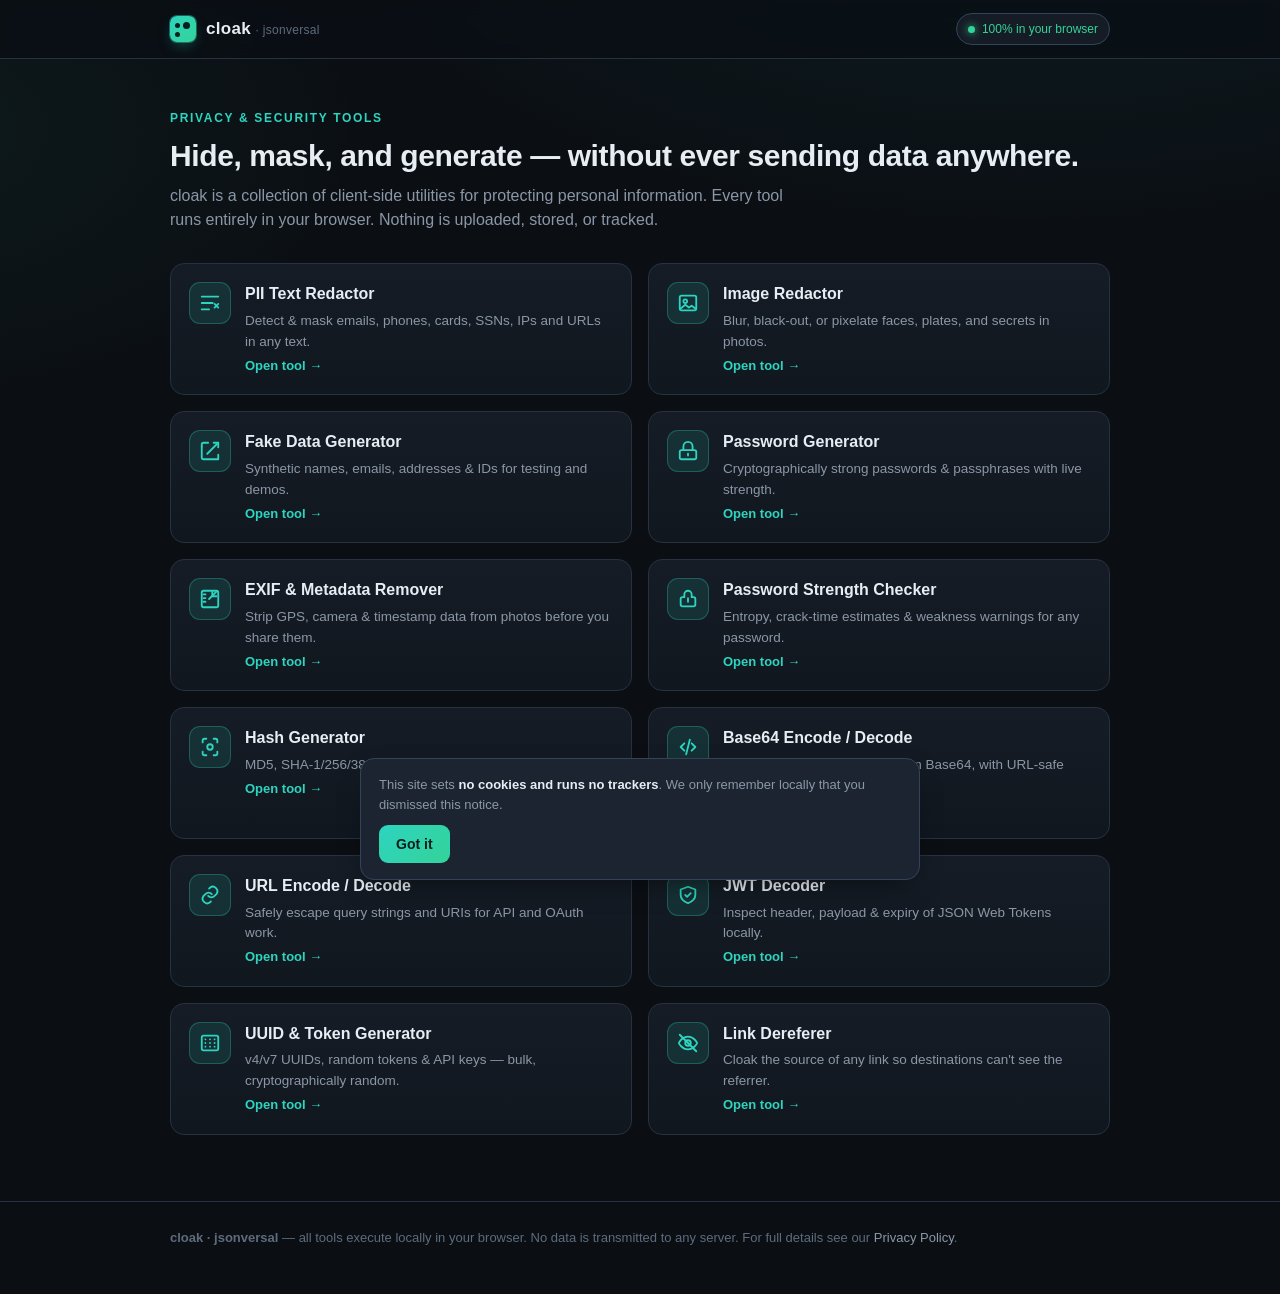
<file: index.html>
<!DOCTYPE html>
<html lang="en">
<head>
<meta charset="UTF-8">
<meta name="viewport" content="width=device-width, initial-scale=1">
<title>cloak — jsonversal · Privacy &amp; security tools that run in your browser</title>
<meta name="description" content="Client-side privacy and security tools. Your data never leaves your browser — no accounts, no uploads, no trackers.">
<link rel="canonical" href="https://cloak.jsonversal.com/">
<link rel="icon" type="image/svg+xml" href="favicon.svg">
<link rel="manifest" href="manifest.json">
<meta name="theme-color" content="#0b0f14">
<meta name="robots" content="index,follow">
<meta property="og:type" content="website">
<meta property="og:title" content="cloak.jsonversal.com — Privacy & security tools in your browser">
<meta property="og:description" content="Redact PII, blur images, strip EXIF, hash, encode and generate secrets — 100% in your browser. Nothing is uploaded.">
<meta property="og:url" content="https://cloak.jsonversal.com/">
<meta name="twitter:card" content="summary">
<script type="application/ld+json">
{
  "@context": "https://schema.org",
  "@type": "WebSite",
  "name": "cloak · jsonversal",
  "url": "https://cloak.jsonversal.com/",
  "description": "Client-side privacy and security tools that run entirely in your browser.",
  "publisher": { "@type": "Organization", "name": "jsonversal", "url": "https://jsonversal.com" }
}
</script>
<link rel="stylesheet" href="assets/site.css">
</head>
<body>
<header class="topbar">
  <div class="wrap">
    <a class="brand" href="./">
      <span class="logo" aria-hidden="true"></span>
      <span><b>cloak</b> <span class="sub">· jsonversal</span></span>
    </a>
    <span class="spacer"></span>
    <span class="badge-inbrowser"><span class="dot"></span> 100% in your browser</span>
  </div>
</header>

<main class="wrap">
  <section class="hero">
    <span class="eyebrow">Privacy &amp; security tools</span>
    <h1>Hide, mask, and generate — without ever sending data anywhere.</h1>
    <p class="lead">cloak is a collection of client-side utilities for protecting personal information.
      Every tool runs entirely in your browser. Nothing is uploaded, stored, or tracked.</p>

    <div class="toolgrid">
      <a class="toolcard" href="tools/pii-redactor">
        <span class="ic" aria-hidden="true">
          <svg width="22" height="22" viewBox="0 0 24 24" fill="none" stroke="currentColor" stroke-width="2" stroke-linecap="round" stroke-linejoin="round"><path d="M3 5h18M3 12h12M3 19h8"/><path d="m17 13 4 4M21 13l-4 4"/></svg>
        </span>
        <span>
          <h3>PII Text Redactor</h3>
          <p>Detect &amp; mask emails, phones, cards, SSNs, IPs and URLs in any text.</p>
          <span class="go">Open tool →</span>
        </span>
      </a>

      <a class="toolcard" href="tools/image-redactor">
        <span class="ic" aria-hidden="true">
          <svg width="22" height="22" viewBox="0 0 24 24" fill="none" stroke="currentColor" stroke-width="2" stroke-linecap="round" stroke-linejoin="round"><rect x="3" y="4" width="18" height="16" rx="2"/><circle cx="9" cy="10" r="2"/><path d="m4 18 5-4 4 3 3-2 4 3"/></svg>
        </span>
        <span>
          <h3>Image Redactor</h3>
          <p>Blur, black-out, or pixelate faces, plates, and secrets in photos.</p>
          <span class="go">Open tool →</span>
        </span>
      </a>

      <a class="toolcard" href="tools/fake-data">
        <span class="ic" aria-hidden="true">
          <svg width="22" height="22" viewBox="0 0 24 24" fill="none" stroke="currentColor" stroke-width="2" stroke-linecap="round" stroke-linejoin="round"><path d="M16 3h5v5"/><path d="M21 3 9 15"/><path d="M21 16v5H5a2 2 0 0 1-2-2V5a2 2 0 0 1 2-2h5"/><path d="M3 7v0"/></svg>
        </span>
        <span>
          <h3>Fake Data Generator</h3>
          <p>Synthetic names, emails, addresses &amp; IDs for testing and demos.</p>
          <span class="go">Open tool →</span>
        </span>
      </a>

      <a class="toolcard" href="tools/password-generator">
        <span class="ic" aria-hidden="true">
          <svg width="22" height="22" viewBox="0 0 24 24" fill="none" stroke="currentColor" stroke-width="2" stroke-linecap="round" stroke-linejoin="round"><rect x="3" y="11" width="18" height="10" rx="2"/><path d="M7 11V7a5 5 0 0 1 10 0v4"/><path d="M12 15v2"/></svg>
        </span>
        <span>
          <h3>Password Generator</h3>
          <p>Cryptographically strong passwords &amp; passphrases with live strength.</p>
          <span class="go">Open tool →</span>
        </span>
      </a>

      <a class="toolcard" href="tools/exif-remover">
        <span class="ic" aria-hidden="true">
          <svg width="22" height="22" viewBox="0 0 24 24" fill="none" stroke="currentColor" stroke-width="2" stroke-linecap="round" stroke-linejoin="round"><path d="M14.5 4v5H19"/><path d="M19 4 11 12"/><path d="M5 7h2M5 11h2M5 15h2"/><rect x="3" y="3" width="18" height="18" rx="2"/></svg>
        </span>
        <span>
          <h3>EXIF &amp; Metadata Remover</h3>
          <p>Strip GPS, camera &amp; timestamp data from photos before you share them.</p>
          <span class="go">Open tool →</span>
        </span>
      </a>

      <a class="toolcard" href="tools/password-strength">
        <span class="ic" aria-hidden="true">
          <svg width="22" height="22" viewBox="0 0 24 24" fill="none" stroke="currentColor" stroke-width="2" stroke-linecap="round" stroke-linejoin="round"><path d="M12 3a4 4 0 0 0-4 4v3H6a2 2 0 0 0-2 2v6a2 2 0 0 0 2 2h12a2 2 0 0 0 2-2v-6a2 2 0 0 0-2-2h-2V7a4 4 0 0 0-4-4Z"/><path d="M12 11v4"/></svg>
        </span>
        <span>
          <h3>Password Strength Checker</h3>
          <p>Entropy, crack-time estimates &amp; weakness warnings for any password.</p>
          <span class="go">Open tool →</span>
        </span>
      </a>

      <a class="toolcard" href="tools/hash">
        <span class="ic" aria-hidden="true">
          <svg width="22" height="22" viewBox="0 0 24 24" fill="none" stroke="currentColor" stroke-width="2" stroke-linecap="round" stroke-linejoin="round"><path d="M4 7V5a2 2 0 0 1 2-2h2M4 17v2a2 2 0 0 0 2 2h2M20 7V5a2 2 0 0 0-2-2h-2M20 17v2a2 2 0 0 1-2 2h-2"/><circle cx="12" cy="12" r="3"/></svg>
        </span>
        <span>
          <h3>Hash Generator</h3>
          <p>MD5, SHA-1/256/384/512, CRC32 &amp; HMAC for text and files.</p>
          <span class="go">Open tool →</span>
        </span>
      </a>

      <a class="toolcard" href="tools/base64">
        <span class="ic" aria-hidden="true">
          <svg width="22" height="22" viewBox="0 0 24 24" fill="none" stroke="currentColor" stroke-width="2" stroke-linecap="round" stroke-linejoin="round"><path d="m8 8-4 4 4 4M16 8l4 4-4 4M14 4l-4 16"/></svg>
        </span>
        <span>
          <h3>Base64 Encode / Decode</h3>
          <p>Convert text and files to and from Base64, with URL-safe mode.</p>
          <span class="go">Open tool →</span>
        </span>
      </a>

      <a class="toolcard" href="tools/url">
        <span class="ic" aria-hidden="true">
          <svg width="22" height="22" viewBox="0 0 24 24" fill="none" stroke="currentColor" stroke-width="2" stroke-linecap="round" stroke-linejoin="round"><path d="M10 13a5 5 0 0 0 7 0l2-2a5 5 0 0 0-7-7l-1 1"/><path d="M14 11a5 5 0 0 0-7 0l-2 2a5 5 0 0 0 7 7l1-1"/></svg>
        </span>
        <span>
          <h3>URL Encode / Decode</h3>
          <p>Safely escape query strings and URIs for API and OAuth work.</p>
          <span class="go">Open tool →</span>
        </span>
      </a>

      <a class="toolcard" href="tools/jwt-decoder">
        <span class="ic" aria-hidden="true">
          <svg width="22" height="22" viewBox="0 0 24 24" fill="none" stroke="currentColor" stroke-width="2" stroke-linecap="round" stroke-linejoin="round"><path d="M12 3 4 6v6c0 4 3 7 8 9 5-2 8-5 8-9V6l-8-3Z"/><path d="m9 12 2 2 4-4"/></svg>
        </span>
        <span>
          <h3>JWT Decoder</h3>
          <p>Inspect header, payload &amp; expiry of JSON Web Tokens locally.</p>
          <span class="go">Open tool →</span>
        </span>
      </a>

      <a class="toolcard" href="tools/uuid-generator">
        <span class="ic" aria-hidden="true">
          <svg width="22" height="22" viewBox="0 0 24 24" fill="none" stroke="currentColor" stroke-width="2" stroke-linecap="round" stroke-linejoin="round"><rect x="3" y="4" width="18" height="16" rx="2"/><path d="M7 8h0M12 8h0M17 8h0M7 12h0M12 12h0M17 12h0M7 16h0M12 16h0M17 16h0"/></svg>
        </span>
        <span>
          <h3>UUID &amp; Token Generator</h3>
          <p>v4/v7 UUIDs, random tokens &amp; API keys — bulk, cryptographically random.</p>
          <span class="go">Open tool →</span>
        </span>
      </a>

      <a class="toolcard" href="tools/dereferer">
        <span class="ic" aria-hidden="true">
          <svg width="22" height="22" viewBox="0 0 24 24" fill="none" stroke="currentColor" stroke-width="2" stroke-linecap="round" stroke-linejoin="round"><path d="M2 12s3-7 10-7 10 7 10 7-3 7-10 7-10-7-10-7Z"/><circle cx="12" cy="12" r="3"/><path d="m3 3 18 18"/></svg>
        </span>
        <span>
          <h3>Link Dereferer</h3>
          <p>Cloak the source of any link so destinations can't see the referrer.</p>
          <span class="go">Open tool →</span>
        </span>
      </a>
    </div>
  </section>
</main>

<footer>
  <div class="wrap">
    <strong>cloak · jsonversal</strong> — all tools execute locally in your browser.
    No data is transmitted to any server. For full details see our
    <a href="privacy">Privacy Policy</a>.
  </div>
</footer>

<div id="toast" role="status" aria-live="polite"></div>

<div class="cookiebar" id="cookiebar" role="dialog" aria-label="Cookie notice">
  <p>This site sets <b>no cookies and runs no trackers</b>. We only remember locally that you dismissed this notice.</p>
  <div class="btn-row"><button class="primary" id="cookie-ok" type="button">Got it</button></div>
</div>

<script src="assets/app.js"></script>
<script>window.cloak.initCookieBar();</script>
</body>
</html>
</file>
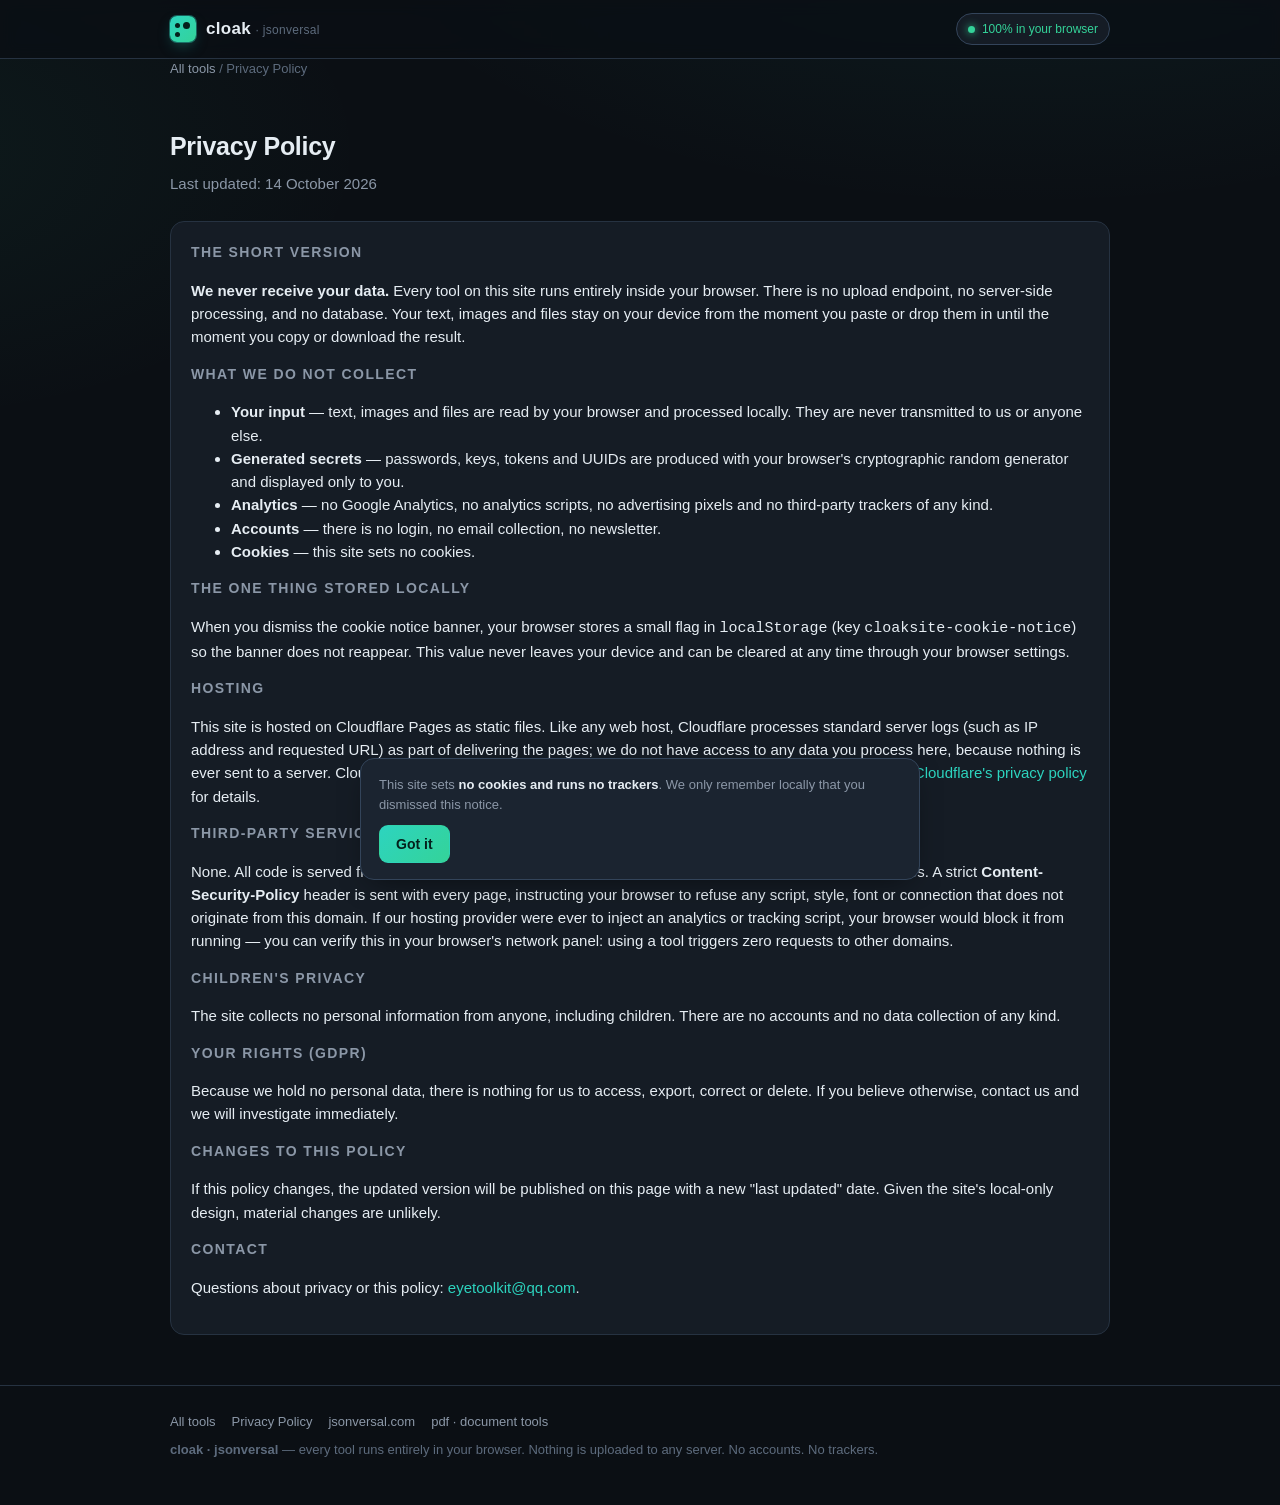
<file: privacy.html>
<!DOCTYPE html>
<html lang="en">
<head>
<meta charset="UTF-8">
<meta name="viewport" content="width=device-width, initial-scale=1">
<title>Privacy Policy — cloak.jsonversal.com</title>
<meta name="description" content="How cloak.jsonversal.com handles your data: it doesn't. All tools run locally in your browser; nothing is uploaded, stored or tracked.">
<link rel="canonical" href="https://cloak.jsonversal.com/privacy">
<link rel="icon" type="image/svg+xml" href="favicon.svg">
<link rel="manifest" href="manifest.json">
<meta name="theme-color" content="#0b0f14">
<meta name="robots" content="index,follow">
<meta property="og:type" content="website">
<meta property="og:title" content="Privacy Policy — cloak.jsonversal.com">
<meta property="og:description" content="All cloak tools run locally in your browser. Nothing is uploaded, stored or tracked.">
<meta property="og:url" content="https://cloak.jsonversal.com/privacy">
<link rel="stylesheet" href="assets/site.css">
</head>
<body>
<header class="topbar">
  <div class="wrap">
    <a class="brand" href="./">
      <span class="logo" aria-hidden="true"></span>
      <span><b>cloak</b> <span class="sub">· jsonversal</span></span>
    </a>
    <span class="spacer"></span>
    <span class="badge-inbrowser"><span class="dot"></span> 100% in your browser</span>
  </div>
</header>

<main class="wrap">
  <nav class="breadcrumb"><a href="./">All tools</a> / Privacy Policy</nav>
  <section class="toolhead">
    <h1>Privacy Policy</h1>
    <p>Last updated: 14 October 2026</p>
  </section>

  <section class="panel" style="margin-top:20px">
    <h2>The short version</h2>
    <p><b>We never receive your data.</b> Every tool on this site runs entirely inside your browser. There is no upload endpoint, no server-side processing, and no database. Your text, images and files stay on your device from the moment you paste or drop them in until the moment you copy or download the result.</p>

    <h2>What we do not collect</h2>
    <ul>
      <li><b>Your input</b> — text, images and files are read by your browser and processed locally. They are never transmitted to us or anyone else.</li>
      <li><b>Generated secrets</b> — passwords, keys, tokens and UUIDs are produced with your browser's cryptographic random generator and displayed only to you.</li>
      <li><b>Analytics</b> — no Google Analytics, no analytics scripts, no advertising pixels and no third-party trackers of any kind.</li>
      <li><b>Accounts</b> — there is no login, no email collection, no newsletter.</li>
      <li><b>Cookies</b> — this site sets no cookies.</li>
    </ul>

    <h2>The one thing stored locally</h2>
    <p>When you dismiss the cookie notice banner, your browser stores a small flag in <code>localStorage</code> (key <code>cloaksite-cookie-notice</code>) so the banner does not reappear. This value never leaves your device and can be cleared at any time through your browser settings.</p>

    <h2>Hosting</h2>
    <p>This site is hosted on Cloudflare Pages as static files. Like any web host, Cloudflare processes standard server logs (such as IP address and requested URL) as part of delivering the pages; we do not have access to any data you process here, because nothing is ever sent to a server. Cloudflare acts as a data processor for visitors from the European Economic Area; see <a href="https://www.cloudflare.com/privacypolicy/" rel="noopener noreferrer" target="_blank">Cloudflare's privacy policy</a> for details.</p>

    <h2>Third-party services</h2>
    <p>None. All code is served from this domain, and every tool is written in plain JavaScript with no external libraries. A strict <b>Content-Security-Policy</b> header is sent with every page, instructing your browser to refuse any script, style, font or connection that does not originate from this domain. If our hosting provider were ever to inject an analytics or tracking script, your browser would block it from running — you can verify this in your browser's network panel: using a tool triggers zero requests to other domains.</p>

    <h2>Children's privacy</h2>
    <p>The site collects no personal information from anyone, including children. There are no accounts and no data collection of any kind.</p>

    <h2>Your rights (GDPR)</h2>
    <p>Because we hold no personal data, there is nothing for us to access, export, correct or delete. If you believe otherwise, contact us and we will investigate immediately.</p>

    <h2>Changes to this policy</h2>
    <p>If this policy changes, the updated version will be published on this page with a new "last updated" date. Given the site's local-only design, material changes are unlikely.</p>

    <h2>Contact</h2>
    <p>Questions about privacy or this policy: <a href="mailto:eyetoolkit@qq.com">eyetoolkit@qq.com</a>.</p>
  </section>
</main>

<footer>
  <div class="wrap">
    <div class="flinks">
      <a href="./">All tools</a>
      <a href="privacy">Privacy Policy</a>
      <a href="https://jsonversal.com">jsonversal.com</a>
      <a href="https://pdf.jsonversal.com">pdf · document tools</a>
    </div>
    <strong>cloak · jsonversal</strong> — every tool runs entirely in your browser.
    Nothing is uploaded to any server. No accounts. No trackers.
  </div>
</footer>

<div id="toast" role="status" aria-live="polite"></div>

<div class="cookiebar" id="cookiebar" role="dialog" aria-label="Cookie notice">
  <p>This site sets <b>no cookies and runs no trackers</b>. We only remember locally that you dismissed this notice.</p>
  <div class="btn-row"><button class="primary" id="cookie-ok" type="button">Got it</button></div>
</div>

<script src="assets/app.js"></script>
<script>window.cloak.initCookieBar();</script>
</body>
</html>
</file>
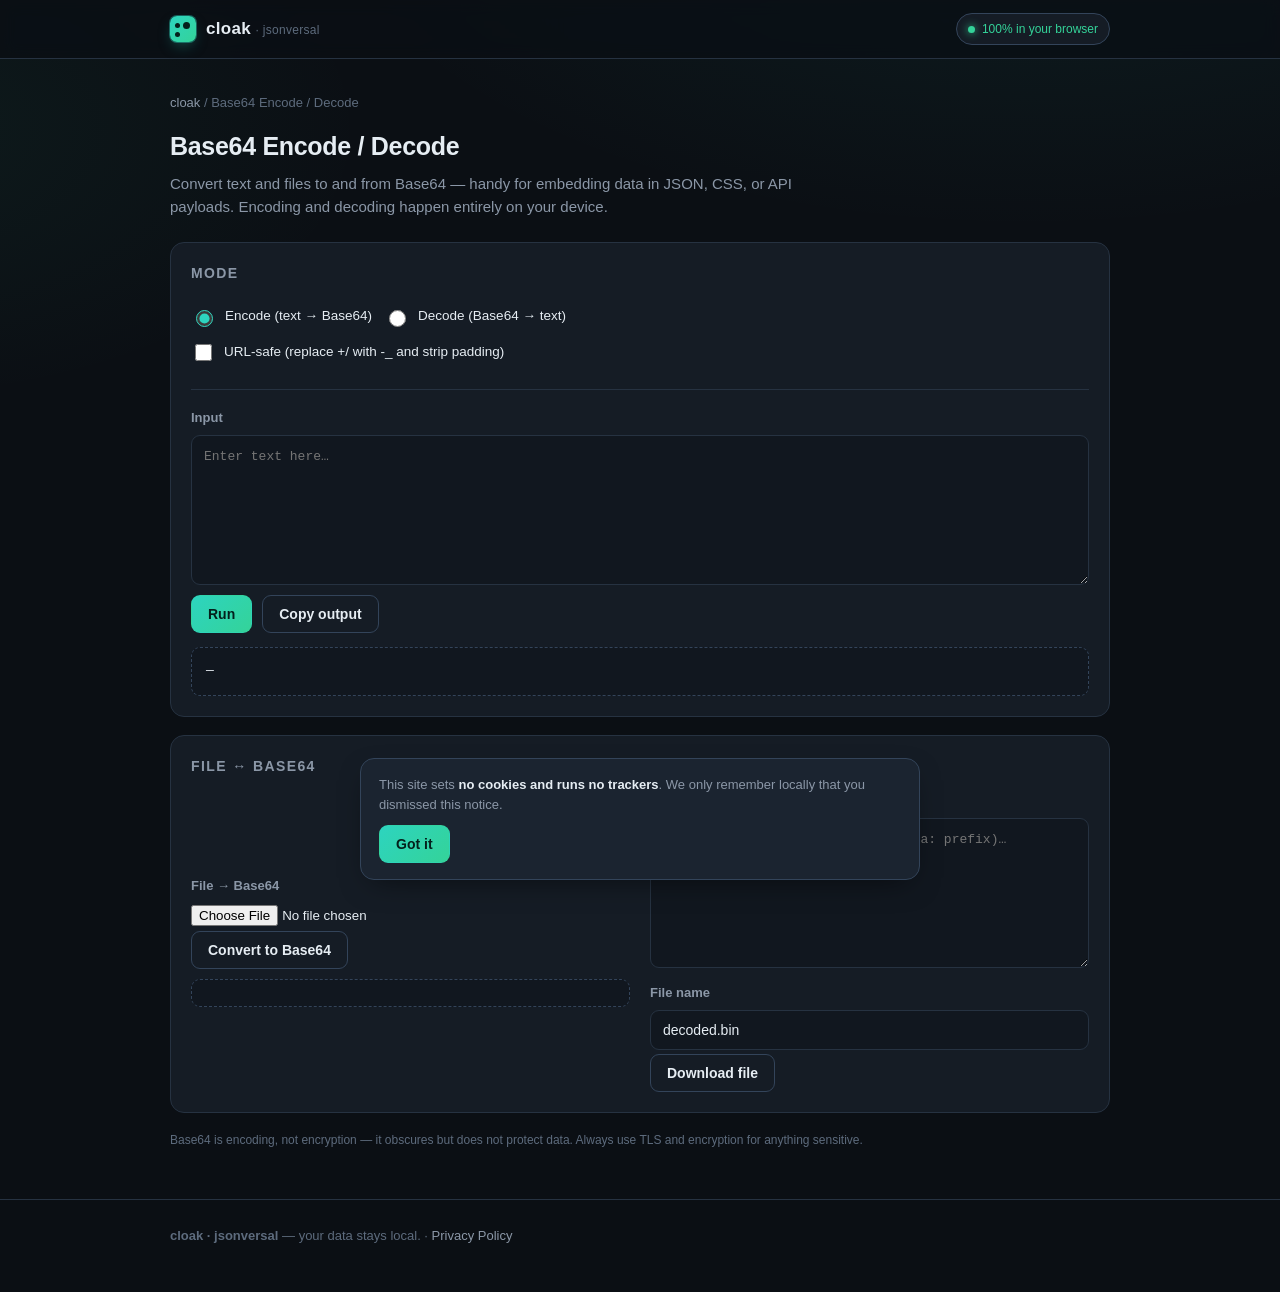
<file: tools/base64.html>
<!DOCTYPE html>
<html lang="en">
<head>
<meta charset="UTF-8">
<meta name="viewport" content="width=device-width, initial-scale=1">
<title>Base64 Encode / Decode — cloak · jsonversal</title>
<meta name="description" content="Encode and decode Base64 text and files locally in your browser, with URL-safe mode.">
<link rel="canonical" href="https://cloak.jsonversal.com/tools/base64">
<link rel="icon" type="image/svg+xml" href="../favicon.svg">
<link rel="manifest" href="../manifest.json">
<meta name="theme-color" content="#0b0f14">
<meta name="robots" content="index,follow">
<meta property="og:type" content="website">
<meta property="og:title" content="Base64 Encode / Decode — cloak · jsonversal">
<meta property="og:description" content="Encode and decode Base64 text and files locally in your browser, with URL-safe mode.">
<meta property="og:url" content="https://cloak.jsonversal.com/tools/base64">
<meta name="twitter:card" content="summary">
<script type="application/ld+json">
{
  "@context": "https://schema.org",
  "@type": "SoftwareApplication",
  "name": "Base64 Encode / Decode",
  "url": "https://cloak.jsonversal.com/tools/base64",
  "applicationCategory": "SecurityApplication",
  "operatingSystem": "Any (browser-based)",
  "description": "Encode and decode Base64 text and files locally in your browser, with URL-safe mode.",
  "offers": { "@type": "Offer", "price": "0", "priceCurrency": "USD" },
  "isAccessibleForFree": true
}
</script>
<link rel="stylesheet" href="../assets/site.css">
</head>
<body>
<header class="topbar">
  <div class="wrap">
    <a class="brand" href="../"><span class="logo" aria-hidden="true"></span><span><b>cloak</b> <span class="sub">· jsonversal</span></span></a>
    <span class="spacer"></span>
    <span class="badge-inbrowser"><span class="dot"></span> 100% in your browser</span>
  </div>
</header>

<main class="wrap">
  <div class="toolhead">
    <div class="breadcrumb"><a href="../">cloak</a> / Base64 Encode / Decode</div>
    <h1>Base64 Encode / Decode</h1>
    <p>Convert text and files to and from Base64 — handy for embedding data in JSON, CSS, or API payloads. Encoding and decoding happen entirely on your device.</p>
  </div>

  <div class="panel">
    <h2>Mode</h2>
    <div class="row">
      <label class="check"><input type="radio" name="mode" id="mEnc" checked> Encode (text → Base64)</label>
      <label class="check"><input type="radio" name="mode" id="mDec"> Decode (Base64 → text)</label>
    </div>
    <label class="check" id="urlWrap"><input type="checkbox" id="urlSafe"> URL-safe (replace +/ with -_ and strip padding)</label>
    <div class="sep"></div>
    <label class="field" for="in">Input</label>
    <textarea id="in" placeholder="Enter text here…"></textarea>
    <div class="btn-row">
      <button id="run" class="primary">Run</button>
      <button id="copy" class="ghost">Copy output</button>
    </div>
    <div class="out" id="out" style="margin-top:14px;min-height:24px">—</div>
  </div>

  <div class="panel">
    <h2>File ↔ Base64</h2>
    <div class="row gap-lg">
      <div class="col">
        <label class="field" for="fToB">File → Base64</label>
        <input type="file" id="fToB">
        <div class="btn-row"><button id="fToBrun" class="ghost">Convert to Base64</button></div>
        <div class="out" id="fToBout" style="margin-top:10px;min-height:20px"></div>
      </div>
      <div class="col">
        <label class="field" for="bToF">Base64 → File</label>
        <textarea id="bToF" placeholder="Paste Base64 (with or without data: prefix)…"></textarea>
        <label class="field" for="bName" style="margin-top:8px">File name</label>
        <input type="text" id="bName" value="decoded.bin">
        <div class="btn-row"><button id="bToFrun" class="ghost">Download file</button></div>
      </div>
    </div>
  </div>

  <p class="hint">Base64 is encoding, not encryption — it obscures but does not protect data. Always use TLS and encryption for anything sensitive.</p>
</main>

<footer><div class="wrap"><strong>cloak · jsonversal</strong> — your data stays local. · <a href="../privacy">Privacy Policy</a></div></footer>

<div id="toast" role="status" aria-live="polite"></div>
<div class="cookiebar" id="cookiebar" role="dialog" aria-label="Cookie notice">
  <p>This site sets <b>no cookies and runs no trackers</b>. We only remember locally that you dismissed this notice.</p>
  <div class="btn-row"><button class="primary" id="cookie-ok" type="button">Got it</button></div>
</div>

<script src="../assets/app.js"></script>
<script>window.cloak.initCookieBar();</script>
<script>
(function(){
  'use strict';
  var $=function(id){return document.getElementById(id);};
  function enc(str){ return btoa(unescape(encodeURIComponent(str))); }
  function dec(b64){
    // normalize url-safe back
    b64=b64.replace(/-/g,'+').replace(/_/g,'/');
    return decodeURIComponent(escape(atob(b64)));
  }
  function toUrlSafe(b64){ return b64.replace(/\+/g,'-').replace(/\//g,'_').replace(/=+$/,''); }
  function fromUrlSafe(b64){ b64=b64.replace(/-/g,'+').replace(/_/g,'/'); while(b64.length%4)b64+='='; return b64; }

  function run(){
    var txt=$('in').value, url=$('urlSafe').checked;
    try{
      var res;
      if($('mEnc').checked){ res=enc(txt); if(url)res=toUrlSafe(res); }
      else { res=$('urlSafe').checked?fromUrlSafe(txt):txt; res=dec(res); }
      $('out').textContent=res;
    }catch(e){ $('out').textContent='Decode error: '+e.message; }
  }
  $('run').addEventListener('click',run);
  $('copy').addEventListener('click',function(){ window.cloak.copyText($('out').textContent).then(function(ok){window.cloak.toast(ok?'Copied':'Copy failed',!ok);}); });
  $('mEnc').addEventListener('change',function(){$('urlWrap').style.opacity=this.checked?'1':'.5';});
  $('mDec').addEventListener('change',function(){$('urlWrap').style.opacity=this.checked?'.5':'1';});

  // file -> base64
  $('fToBrun').addEventListener('click',async function(){
    var f=$('fToB').files&&$('fToB').files[0];
    if(!f){window.cloak.toast('Choose a file',true);return;}
    var b64=new Promise(function(res){var r=new FileReader();r.onload=function(){res(r.result.split(',')[1]);};r.readAsDataURL(f);});
    $('fToBout').textContent=await b64;
  });
  // base64 -> file
  $('bToFrun').addEventListener('click',function(){
    var raw=$('bToF').value.trim();
    if(!raw){window.cloak.toast('Paste Base64 first',true);return;}
    var m=raw.match(/^data:([^;]+)?;base64,(.*)$/);
    var mime='application/octet-stream', b64=m?m[2]:raw;
    if(m&&m[1])mime=m[1];
    try{
      var bin=atob(fromUrlSafe(b64));
      var bytes=new Uint8Array(bin.length);
      for(var i=0;i<bin.length;i++)bytes[i]=bin.charCodeAt(i);
      var blob=new Blob([bytes],{type:mime});
      var url=URL.createObjectURL(blob);
      var a=document.createElement('a');a.href=url;a.download=$('bName').value||'decoded.bin';a.click();
      setTimeout(function(){URL.revokeObjectURL(url);},1000);
      window.cloak.toast('Download started');
    }catch(e){ window.cloak.toast('Invalid Base64',true); }
  });
})();
</script>
</body>
</html>
</file>
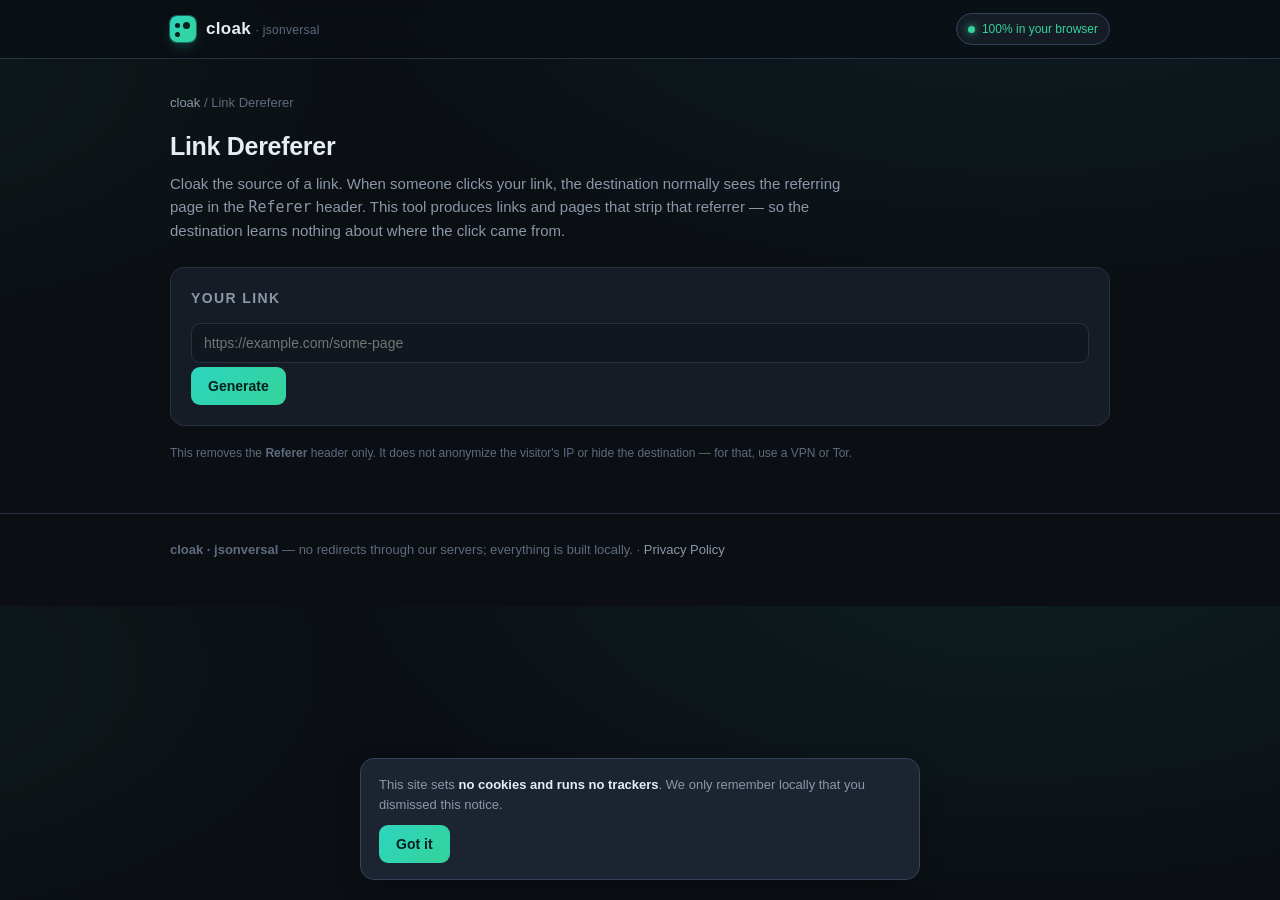
<file: tools/dereferer.html>
<!DOCTYPE html>
<html lang="en">
<head>
<meta charset="UTF-8">
<meta name="viewport" content="width=device-width, initial-scale=1">
<title>Link Dereferer — cloak · jsonversal</title>
<meta name="description" content="Strip the referrer from any link so the destination can't see where visitors came from — entirely in your browser.">
<link rel="canonical" href="https://cloak.jsonversal.com/tools/dereferer">
<link rel="icon" type="image/svg+xml" href="../favicon.svg">
<link rel="manifest" href="../manifest.json">
<meta name="theme-color" content="#0b0f14">
<meta name="robots" content="index,follow">
<meta property="og:type" content="website">
<meta property="og:title" content="Link Dereferer — cloak · jsonversal">
<meta property="og:description" content="Strip the referrer from any link so the destination can't see where visitors came from — entirely in your browser.">
<meta property="og:url" content="https://cloak.jsonversal.com/tools/dereferer">
<meta name="twitter:card" content="summary">
<script type="application/ld+json">
{
  "@context": "https://schema.org",
  "@type": "SoftwareApplication",
  "name": "Link Dereferer",
  "url": "https://cloak.jsonversal.com/tools/dereferer",
  "applicationCategory": "SecurityApplication",
  "operatingSystem": "Any (browser-based)",
  "description": "Strip the referrer from any link so the destination can't see where visitors came from — entirely in your browser.",
  "offers": { "@type": "Offer", "price": "0", "priceCurrency": "USD" },
  "isAccessibleForFree": true
}
</script>
<link rel="stylesheet" href="../assets/site.css">
</head>
<body>
<header class="topbar">
  <div class="wrap">
    <a class="brand" href="../"><span class="logo" aria-hidden="true"></span><span><b>cloak</b> <span class="sub">· jsonversal</span></span></a>
    <span class="spacer"></span>
    <span class="badge-inbrowser"><span class="dot"></span> 100% in your browser</span>
  </div>
</header>

<main class="wrap">
  <div class="toolhead">
    <div class="breadcrumb"><a href="../">cloak</a> / Link Dereferer</div>
    <h1>Link Dereferer</h1>
    <p>Cloak the source of a link. When someone clicks your link, the destination normally sees the referring page in the <code>Referer</code> header. This tool produces links and pages that strip that referrer — so the destination learns nothing about where the click came from.</p>
  </div>

  <div class="panel">
    <h2>Your link</h2>
    <input type="text" id="url" placeholder="https://example.com/some-page">
    <div class="btn-row"><button id="make" class="primary">Generate</button></div>
    <div id="out" style="margin-top:14px;display:none">
      <h2 style="margin-top:8px">1 · Safe clickable link</h2>
      <div class="out" id="linkBox" style="min-height:20px"></div>
      <h2 style="margin-top:14px">2 · HTML snippet</h2>
      <div class="out" id="snippet" style="min-height:20px"></div>
      <div class="btn-row"><button id="copySnip" class="ghost">Copy snippet</button></div>
      <h2 style="margin-top:14px">3 · Self-contained opener</h2>
      <p class="hint">Download this tiny page and open it: it sets <code>referrerpolicy=no-referrer</code> before redirecting, so even the local file's origin isn't leaked.</p>
      <div class="btn-row"><button id="dl" class="ghost">⬇ Download opener.html</button></div>
    </div>
  </div>

  <p class="hint">This removes the <b>Referer</b> header only. It does not anonymize the visitor's IP or hide the destination — for that, use a VPN or Tor.</p>
</main>

<footer><div class="wrap"><strong>cloak · jsonversal</strong> — no redirects through our servers; everything is built locally. · <a href="../privacy">Privacy Policy</a></div></footer>

<div id="toast" role="status" aria-live="polite"></div>
<div class="cookiebar" id="cookiebar" role="dialog" aria-label="Cookie notice">
  <p>This site sets <b>no cookies and runs no trackers</b>. We only remember locally that you dismissed this notice.</p>
  <div class="btn-row"><button class="primary" id="cookie-ok" type="button">Got it</button></div>
</div>

<script src="../assets/app.js"></script>
<script>window.cloak.initCookieBar();</script>
<script>
(function(){
  'use strict';
  var $=function(id){return document.getElementById(id);};
  function esc(s){return s.replace(/&/g,'&amp;').replace(/</g,'&lt;').replace(/>/g,'&gt;').replace(/"/g,'&quot;');}
  function make(){
    var u=$('url').value.trim();
    if(!/^https?:\/\//i.test(u)){ window.cloak.toast('Enter a valid http(s) URL',true); return; }
    $('out').style.display='block';
    // 1. safe link
    var link='<a href="'+esc(u)+'" rel="noreferrer" referrerpolicy="no-referrer" target="_blank">'+esc(u)+'</a>';
    $('linkBox').innerHTML=link;
    // 2. snippet
    var snip='<a href="'+esc(u)+'" rel="noreferrer" referrerpolicy="no-referrer" target="_blank">Visit</a>';
    $('snippet').textContent=snip;
    // 3. opener html
    var html='<!doctype html><html><head><meta name="referrer" content="no-referrer"><meta charset="utf-8"><title>cloak opener</title></head>'+
      '<body style="font-family:sans-serif;padding:2rem">Redirecting… <script>window.location.replace('+JSON.stringify(u)+');<\/script></body></html>';
    $('dl').onclick=function(){
      var blob=new Blob([html],{type:'text/html'});
      var a=document.createElement('a');a.href=URL.createObjectURL(blob);a.download='cloak-opener.html';a.click();
      setTimeout(function(){URL.revokeObjectURL(a.href);},1000);
    };
  }
  $('make').addEventListener('click',make);
  $('url').addEventListener('keydown',function(e){if(e.key==='Enter')make();});
  $('copySnip').addEventListener('click',function(){ window.cloak.copyText($('snippet').textContent).then(function(ok){window.cloak.toast(ok?'Copied':'Copy failed',!ok);}); });
})();
</script>
</body>
</html>
</file>
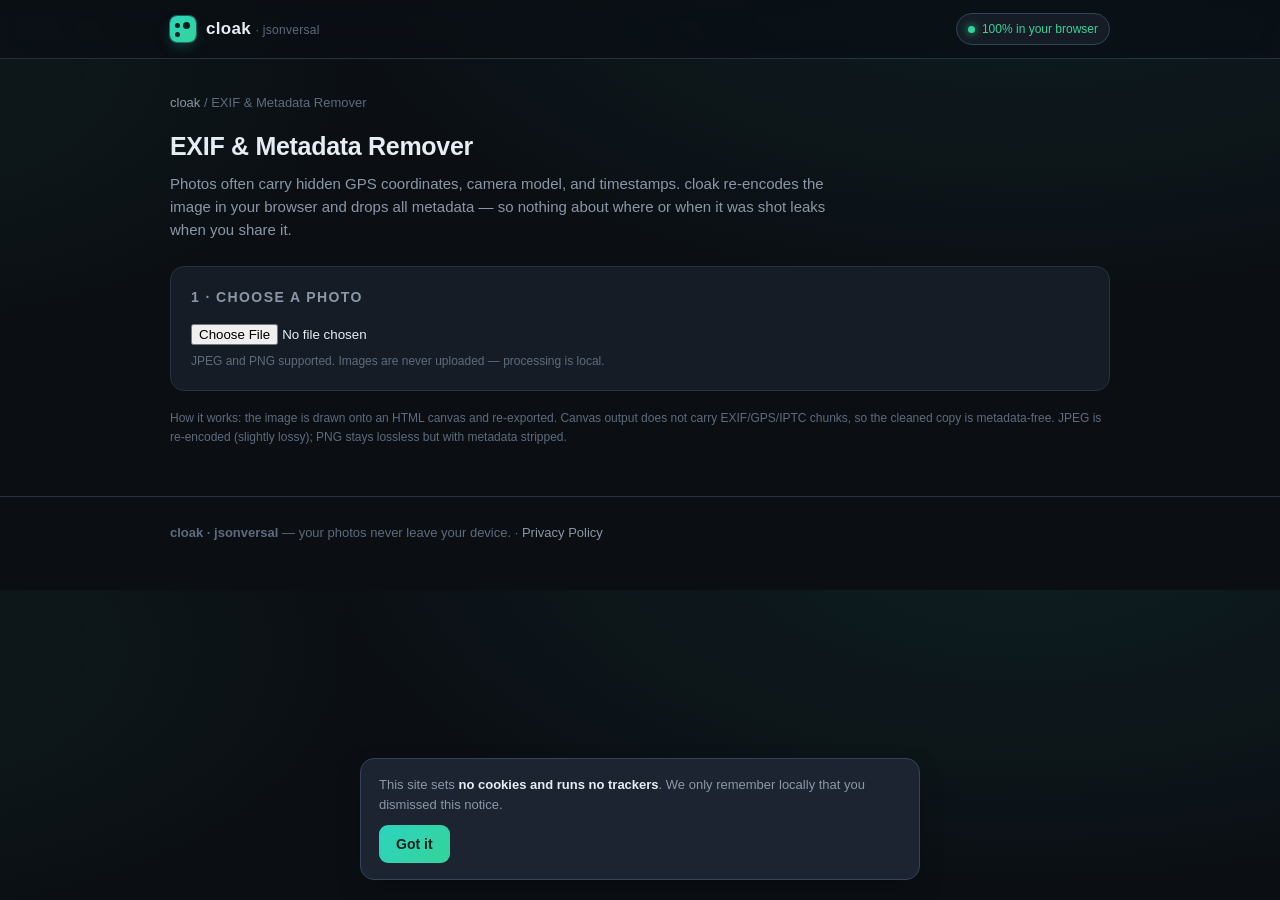
<file: tools/exif-remover.html>
<!DOCTYPE html>
<html lang="en">
<head>
<meta charset="UTF-8">
<meta name="viewport" content="width=device-width, initial-scale=1">
<title>EXIF &amp; Metadata Remover — cloak · jsonversal</title>
<meta name="description" content="Strip GPS, camera, and timestamp metadata from photos entirely in your browser. Nothing is uploaded.">
<link rel="canonical" href="https://cloak.jsonversal.com/tools/exif-remover">
<link rel="icon" type="image/svg+xml" href="../favicon.svg">
<link rel="manifest" href="../manifest.json">
<meta name="theme-color" content="#0b0f14">
<meta name="robots" content="index,follow">
<meta property="og:type" content="website">
<meta property="og:title" content="EXIF &amp; Metadata Remover — cloak · jsonversal">
<meta property="og:description" content="Strip GPS, camera, and timestamp metadata from photos entirely in your browser. Nothing is uploaded.">
<meta property="og:url" content="https://cloak.jsonversal.com/tools/exif-remover">
<meta name="twitter:card" content="summary">
<script type="application/ld+json">
{
  "@context": "https://schema.org",
  "@type": "SoftwareApplication",
  "name": "EXIF & Metadata Remover",
  "url": "https://cloak.jsonversal.com/tools/exif-remover",
  "applicationCategory": "SecurityApplication",
  "operatingSystem": "Any (browser-based)",
  "description": "Strip GPS, camera, and timestamp metadata from photos entirely in your browser. Nothing is uploaded.",
  "offers": { "@type": "Offer", "price": "0", "priceCurrency": "USD" },
  "isAccessibleForFree": true
}
</script>
<link rel="stylesheet" href="../assets/site.css">
</head>
<body>
<header class="topbar">
  <div class="wrap">
    <a class="brand" href="../"><span class="logo" aria-hidden="true"></span><span><b>cloak</b> <span class="sub">· jsonversal</span></span></a>
    <span class="spacer"></span>
    <span class="badge-inbrowser"><span class="dot"></span> 100% in your browser</span>
  </div>
</header>

<main class="wrap">
  <div class="toolhead">
    <div class="breadcrumb"><a href="../">cloak</a> / EXIF &amp; Metadata Remover</div>
    <h1>EXIF &amp; Metadata Remover</h1>
    <p>Photos often carry hidden GPS coordinates, camera model, and timestamps. cloak re-encodes the image in your browser and drops all metadata — so nothing about where or when it was shot leaks when you share it.</p>
  </div>

  <div class="panel">
    <h2>1 · Choose a photo</h2>
    <div class="row gap-lg">
      <div class="col">
        <input type="file" id="file" accept="image/*">
        <div class="hint">JPEG and PNG supported. Images are never uploaded — processing is local.</div>
      </div>
    </div>
    <div id="previewWrap" style="display:none;margin-top:14px">
      <img id="preview" alt="preview" style="max-width:100%;max-height:260px;border:1px solid var(--border);border-radius:10px">
    </div>
  </div>

  <div class="panel" id="resultPanel" style="display:none">
    <h2>2 · Detected metadata (before)</h2>
    <div id="before" class="out" style="min-height:40px">No metadata found, or format not parseable.</div>
    <div class="btn-row">
      <button id="strip" class="primary">Remove metadata &amp; download</button>
    </div>
    <div id="after" class="out" style="min-height:20px;display:none"></div>
    <a id="dl" download="cleaned.jpg" style="display:none" class="btn-row"><button class="ghost">⬇ Download cleaned image</button></a>
  </div>

  <p class="hint">How it works: the image is drawn onto an HTML canvas and re-exported. Canvas output does not carry EXIF/GPS/IPTC chunks, so the cleaned copy is metadata-free. JPEG is re-encoded (slightly lossy); PNG stays lossless but with metadata stripped.</p>
</main>

<footer><div class="wrap"><strong>cloak · jsonversal</strong> — your photos never leave your device. · <a href="../privacy">Privacy Policy</a></div></footer>

<div id="toast" role="status" aria-live="polite"></div>
<div class="cookiebar" id="cookiebar" role="dialog" aria-label="Cookie notice">
  <p>This site sets <b>no cookies and runs no trackers</b>. We only remember locally that you dismissed this notice.</p>
  <div class="btn-row"><button class="primary" id="cookie-ok" type="button">Got it</button></div>
</div>

<script src="../assets/app.js"></script>
<script>window.cloak.initCookieBar();</script>
<script>
(function(){
  'use strict';
  var $=function(id){return document.getElementById(id);};

  // ---- best-effort JPEG EXIF parser (for display only) ----
  function parseExif(buffer){
    try{
      var view=new DataView(buffer);
      if(view.byteLength<4||view.getUint16(0)!==0xFFD8) return {found:false,reason:'not-jpeg'};
      var off=2, exifStart=-1;
      while(off+4<view.byteLength){
        var marker=view.getUint16(off);
        if((marker&0xFF00)!==0xFF00) break;
        var size=view.getUint16(off+2);
        if(marker===0xFFE1 && view.getUint8(off+4)===0x45 && view.getUint8(off+5)===0x78 && view.getUint8(off+6)===0x69 && view.getUint8(off+7)===0x66){
          exifStart=off+4; break;
        }
        off+=2+size;
      }
      if(exifStart<0) return {found:false,reason:'no-exif'};
      var tiff=exifStart+6;
      var le=view.getUint16(tiff)===0x4949;
      var g16=function(o){return view.getUint16(o,le);};
      var g32=function(o){return view.getUint32(o,le);};
      var ifd0=tiff+g32(tiff+4);
      var TAGS={0x010F:'Make',0x0110:'Model',0x0131:'Software',0x0132:'DateTime',0x9003:'DateTimeOriginal',0x9004:'DateTimeDigitized',0x010E:'ImageDescription',0x8298:'Copyright',0x8825:'GPSInfo'};
      function readStr(o,n){var s='';for(var i=0;i<n;i++){var c=view.getUint8(o+i);if(c===0)break;s+=String.fromCharCode(c);}return s;}
      function readIFD(ifd,map){
        var out={},count=g16(ifd);
        for(var i=0;i<count;i++){
          var e=ifd+2+i*12,tag=g16(e),type=g16(e+2),num=g32(e+4);
          var vo=(num<=1)?(e+8):(tiff+g32(e+8));
          if(!(tag in map))continue;
          var name=map[tag];
          if(type===2)out[name]=readStr(vo,num);
          else if(type===3)out[name]=g16(vo);
          else if(type===4)out[name]=g32(vo);
        }
        return out;
      }
      var d0=readIFD(ifd0,TAGS);
      var fields=[];
      ['Make','Model','Software','DateTimeOriginal','DateTimeDigitized','DateTime','ImageDescription','Copyright'].forEach(function(k){ if(d0[k])fields.push(k+': '+d0[k]); });
      if(d0.GPSInfo!==undefined){
        var gOff=tiff+d0.GPSInfo, gcount=g16(gOff), gps={};
        for(var j=0;j<gcount;j++){
          var ge=gOff+2+j*12,gtag=g16(ge),gtype=g16(ge+2),gnum=g32(ge+4);
          var gvo=(gnum<=1)?(ge+8):(tiff+g32(ge+8));
          if(gtag===0x0002||gtag===0x0004){
            var arr=[];for(var k=0;k<3;k++)arr.push([g32(gvo+k*8),g32(gvo+k*8+4)]);
            gps[gtag===0x0002?'lat':'lon']=arr;
          }else if(gtag===0x0001||gtag===0x0003){
            gps[gtag===0x0001?'latRef':'lonRef']=readStr(gvo,2);
          }
        }
        if(gps.lat&&gps.lon){
          function dec(a,ref){var d=a[0][0]/a[0][1]+a[1][0]/a[1][1]/60+a[2][0]/a[2][1]/3600;if(ref==='S'||ref==='W')d=-d;return d.toFixed(5);}
          var la=dec(gps.lat,gps.latRef),lo=dec(gps.lon,gps.lonRef);
          fields.push('GPS Latitude: '+la+(gps.latRef||'')+'  Longitude: '+lo+(gps.lonRef||''));
        }else{
          fields.push('GPS metadata present');
        }
      }
      return {found:fields.length>0,fields:fields};
    }catch(e){ return {found:false,reason:String(e)}; }
  }
  window.__cloakParseExif=parseExif; // exposed for automated testing

  var currentFile=null, currentUrl=null;

  $('file').addEventListener('change',function(){
    var f=this.files&&this.files[0]; if(!f)return;
    currentFile=f;
    if(currentUrl)URL.revokeObjectURL(currentUrl);
    currentUrl=URL.createObjectURL(f);
    $('preview').onload=function(){
      $('previewWrap').style.display='block';
      $('resultPanel').style.display='block';
      var r=parseExif(null); // placeholder; real parse below via FileReader
    };
    $('preview').src=currentUrl;
    // parse EXIF from file bytes
    var reader=new FileReader();
    reader.onload=function(ev){
      var res=parseExif(ev.target.result);
      if(res.found){
        $('before').textContent=res.fields.join('\n');
      }else{
        $('before').textContent='No parseable EXIF metadata found in this file (it may already be clean, or be a PNG with only text chunks).';
      }
      $('after').style.display='none';
      $('dl').style.display='none';
    };
    reader.readAsArrayBuffer(f);
  });

  $('strip').addEventListener('click',function(){
    if(!currentFile){window.cloak.toast('Pick a photo first',true);return;}
    var url=URL.createObjectURL(currentFile);
    var img=new Image();
    img.onload=function(){
      var c=document.createElement('canvas');
      c.width=img.naturalWidth; c.height=img.naturalHeight;
      c.getContext('2d').drawImage(img,0,0);
      var mime=currentFile.type==='image/png'?'image/png':'image/jpeg';
      c.toBlob(function(blob){
        if(!blob){window.cloak.toast('Could not re-encode image',true);return;}
        var burl=URL.createObjectURL(blob);
        var a=$('dl');
        a.href=burl;
        a.download='cleaned.'+(mime==='image/png'?'png':'jpg');
        a.style.display='inline-block';
        $('after').style.display='block';
        $('after').textContent='✔ Metadata stripped. Cleaned file: '+(blob.size/1024).toFixed(1)+' KB (original '+(currentFile.size/1024).toFixed(1)+' KB). Download is ready above.';
        window.cloak.toast('Metadata removed');
      }, mime, mime==='image/jpeg'?0.92:undefined);
      URL.revokeObjectURL(url);
    };
    img.onerror=function(){window.cloak.toast('Could not load image',true);URL.revokeObjectURL(url);};
    img.src=url;
  });
})();
</script>
</body>
</html>
</file>
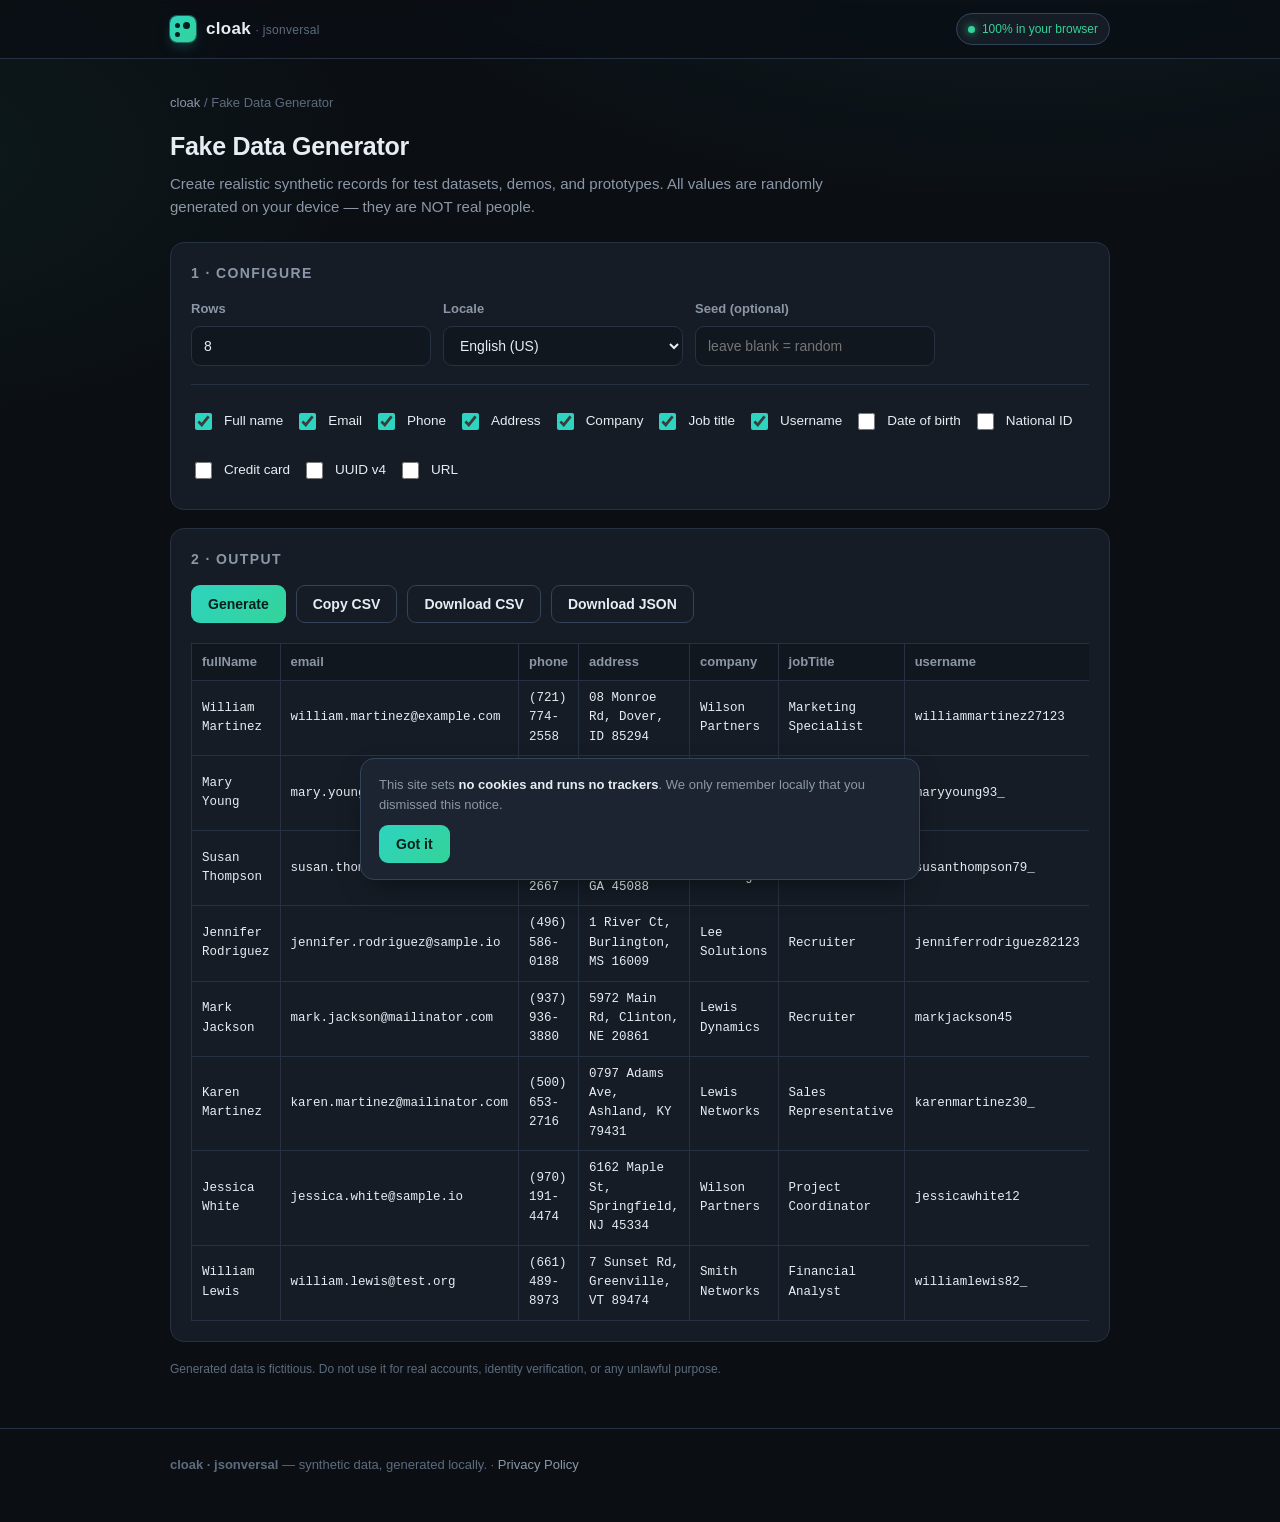
<file: tools/fake-data.html>
<!DOCTYPE html>
<html lang="en">
<head>
<meta charset="UTF-8">
<meta name="viewport" content="width=device-width, initial-scale=1">
<title>Fake Data Generator — cloak · jsonversal</title>
<meta name="description" content="Generate synthetic names, emails, addresses, IDs and more for testing — locally in your browser.">
<link rel="canonical" href="https://cloak.jsonversal.com/tools/fake-data">
<link rel="icon" type="image/svg+xml" href="../favicon.svg">
<link rel="manifest" href="../manifest.json">
<meta name="theme-color" content="#0b0f14">
<meta name="robots" content="index,follow">
<meta property="og:type" content="website">
<meta property="og:title" content="Fake Data Generator — cloak · jsonversal">
<meta property="og:description" content="Generate synthetic names, emails, addresses, IDs and more for testing — locally in your browser.">
<meta property="og:url" content="https://cloak.jsonversal.com/tools/fake-data">
<meta name="twitter:card" content="summary">
<script type="application/ld+json">
{
  "@context": "https://schema.org",
  "@type": "SoftwareApplication",
  "name": "Fake Data Generator",
  "url": "https://cloak.jsonversal.com/tools/fake-data",
  "applicationCategory": "SecurityApplication",
  "operatingSystem": "Any (browser-based)",
  "description": "Generate synthetic names, emails, addresses, IDs and more for testing — locally in your browser.",
  "offers": { "@type": "Offer", "price": "0", "priceCurrency": "USD" },
  "isAccessibleForFree": true
}
</script>
<link rel="stylesheet" href="../assets/site.css">
</head>
<body>
<header class="topbar">
  <div class="wrap">
    <a class="brand" href="../"><span class="logo" aria-hidden="true"></span><span><b>cloak</b> <span class="sub">· jsonversal</span></span></a>
    <span class="spacer"></span>
    <span class="badge-inbrowser"><span class="dot"></span> 100% in your browser</span>
  </div>
</header>

<main class="wrap">
  <div class="toolhead">
    <div class="breadcrumb"><a href="../">cloak</a> / Fake Data Generator</div>
    <h1>Fake Data Generator</h1>
    <p>Create realistic synthetic records for test datasets, demos, and prototypes. All values are randomly generated on your device — they are NOT real people.</p>
  </div>

  <div class="panel">
    <h2>1 · Configure</h2>
    <div class="row">
      <div class="col" style="flex:0 1 160px">
        <label class="field" for="rows">Rows</label>
        <input type="number" id="rows" min="1" max="1000" value="8">
      </div>
      <div class="col" style="flex:0 1 220px">
        <label class="field" for="locale">Locale</label>
        <select id="locale">
          <option value="en-US">English (US)</option>
          <option value="en-GB">English (UK)</option>
          <option value="de-DE">Deutsch (DE)</option>
          <option value="fr-FR">Français (FR)</option>
        </select>
      </div>
      <div class="col" style="flex:0 1 220px">
        <label class="field" for="seed">Seed (optional)</label>
        <input type="text" id="seed" placeholder="leave blank = random">
      </div>
    </div>
    <div class="sep"></div>
    <div class="row" id="fields">
      <label class="check"><input type="checkbox" data-f="fullName" checked> Full name</label>
      <label class="check"><input type="checkbox" data-f="email" checked> Email</label>
      <label class="check"><input type="checkbox" data-f="phone" checked> Phone</label>
      <label class="check"><input type="checkbox" data-f="address" checked> Address</label>
      <label class="check"><input type="checkbox" data-f="company" checked> Company</label>
      <label class="check"><input type="checkbox" data-f="jobTitle" checked> Job title</label>
      <label class="check"><input type="checkbox" data-f="username" checked> Username</label>
      <label class="check"><input type="checkbox" data-f="dob"> Date of birth</label>
      <label class="check"><input type="checkbox" data-f="nationalId"> National ID</label>
      <label class="check"><input type="checkbox" data-f="card"> Credit card</label>
      <label class="check"><input type="checkbox" data-f="uuid"> UUID v4</label>
      <label class="check"><input type="checkbox" data-f="url"> URL</label>
    </div>
  </div>

  <div class="panel">
    <h2>2 · Output</h2>
    <div class="btn-row">
      <button id="gen" class="primary">Generate</button>
      <button id="copyCsv" class="ghost" data-copy="#csv">Copy CSV</button>
      <button id="dlCsv" class="ghost">Download CSV</button>
      <button id="dlJson" class="ghost">Download JSON</button>
    </div>
    <div style="overflow:auto;margin-top:14px">
      <table class="data" id="tbl"></table>
    </div>
    <textarea id="csv" class="visually-hidden"></textarea>
  </div>

  <p class="hint">Generated data is fictitious. Do not use it for real accounts, identity verification, or any unlawful purpose.</p>
</main>

<footer><div class="wrap"><strong>cloak · jsonversal</strong> — synthetic data, generated locally. · <a href="../privacy">Privacy Policy</a></div></footer>

<div id="toast" role="status" aria-live="polite"></div>
<div class="cookiebar" id="cookiebar" role="dialog" aria-label="Cookie notice">
  <p>This site sets <b>no cookies and runs no trackers</b>. We only remember locally that you dismissed this notice.</p>
  <div class="btn-row"><button class="primary" id="cookie-ok" type="button">Got it</button></div>
</div>

<script src="../assets/app.js"></script>
<script>window.cloak.initCookieBar();</script>
<script>
(function(){
  'use strict';
  var $=function(id){return document.getElementById(id);};
  // --- RNG (seedable) ---
  function makeRng(seedStr){
    if(seedStr){
      var h=2166136261>>>0;
      for(var i=0;i<seedStr.length;i++){h^=seedStr.charCodeAt(i);h=Math.imul(h,16777619);}
      return function(){ h+=0x6D2B79F5; var t=h; t=Math.imul(t^(t>>>15),t|1); t^=t+Math.imul(t^(t>>>7),t|61); return ((t^(t>>>14))>>>0)/4294967296; };
    }
    return Math.random;
  }
  function rnd(rng,n){return Math.floor(rng()*n);}
  function pick(rng,arr){return arr[rnd(rng,arr.length)];}
  function digits(rng,n){var s='';for(var i=0;i<n;i++)s+=rnd(rng,10);return s;}

  // --- word pools ---
  var POOL={
    'en-US':{first:['James','Mary','John','Patricia','Robert','Jennifer','Michael','Linda','David','Elizabeth','William','Barbara','Richard','Susan','Joseph','Jessica','Thomas','Sarah','Charles','Karen','Christopher','Nancy','Daniel','Lisa','Matthew','Margaret','Anthony','Sandra','Mark','Ashley'],
      last:['Smith','Johnson','Williams','Brown','Jones','Garcia','Miller','Davis','Rodriguez','Martinez','Hernandez','Lopez','Gonzalez','Wilson','Anderson','Thomas','Taylor','Moore','Jackson','Martin','Lee','Perez','Thompson','White','Harris','Clark','Lewis','Walker','Hall','Young'],
      street:['Main','Oak','Pine','Maple','Cedar','Elm','Washington','Lake','Hill','Park','Sunset','River','Spring','Franklin','Lincoln','Madison','Jefferson','Adams','Jackson','Monroe'],
      city:['Springfield','Riverton','Fairview','Madison','Georgetown','Salem','Franklin','Clinton','Greenville','Bristol','Oakland','Ashland','Burlington','Manchester','Auburn','Dover'],
      region:['AL','AK','AZ','AR','CA','CO','CT','DE','FL','GA','HI','ID','IL','IN','IA','KS','KY','LA','ME','MD','MA','MI','MN','MS','MO','MT','NE','NV','NH','NJ','NM','NY','NC','ND','OH','OK','OR','PA','RI','SC','SD','TN','TX','UT','VT','VA','WA','WV','WI','WY'],
      postFmt:function(rng){return digits(rng,5);}},
    'en-GB':{first:['Oliver','Olivia','George','Amelia','Harry','Isla','Jack','Ava','Noah','Emily','Charlie','Sophie','Thomas','Grace','Oscar','Mia','Freddie','Poppy','Alfie','Ella','Henry','Lily','Theo','Freya','Archie','Florence','Leo','Evie','Arthur','Ivy'],
      last:['Smith','Jones','Taylor','Brown','Williams','Wilson','Johnson','Davies','Patel','Robinson','Wright','Thompson','Evans','Walker','White','Roberts','Green','Hall','Wood','Jackson','Clarke','Smith','Turner','Hughes','Edwards','Hill','Moore','Clark','Harris','Lewis'],
      street:['High','Church','Park','Station','Victoria','Green','King','Queen','Mill','New','Bridge','Castle','West','East','North','South','London','Albert','Victoria','Grove'],
      city:['London','Manchester','Birmingham','Leeds','Glasgow','Sheffield','Bradford','Liverpool','Edinburgh','Bristol','Cardiff','Belfast','Leicester','Coventry','Nottingham','Kingston','Portsmouth','Oxford','Cambridge','Brighton'],
      region:['Greater London','West Midlands','Greater Manchester','West Yorkshire','Lothian','Merseyside','South Yorkshire','Tyne and Wear','Strathclyde','Avon'],
      postFmt:function(rng){var a='ABCDEFGHIJKLMNOPQRSTUVWXYZ';return a[rnd(rng,26)]+a[rnd(rng,26)]+digits(rng,1)+' '+digits(rng,1)+a[rnd(rng,26)]+a[rnd(rng,26)];}},
    'de-DE':{first:['Lukas','Mia','Jonas','Emma','Leon','Hannah','Felix','Lina','Paul','Sophie','Noah','Marie','Elias','Lea','Ben','Anna','Finn','Clara','Max','Laura','Tim','Julia','Nico','Emma','David','Sarah','Jan','Lena','Tom','Mila'],
      last:['Müller','Schmidt','Schneider','Fischer','Weber','Meyer','Wagner','Becker','Schulz','Hoffmann','Koch','Richter','Klein','Wolf','Neumann','Schwarz','Zimmermann','Braun','Krüger','Hofmann'],
      street:['Haupt','Bahnhof','Kirchen','Markt','Schul','Garten','Berg','Wald','Linden','Rosen','Sonnen','Frieden','Goethe','Schiller','Bismarck','Kaiser','Mozart','Lessing','Bremer','Dorf'],
      city:['Berlin','Hamburg','München','Köln','Frankfurt','Stuttgart','Düsseldorf','Leipzig','Dortmund','Essen','Bremen','Dresden','Hannover','Nürnberg','Duisburg','Bochum','Wuppertal','Bielefeld','Bonn','Münster'],
      region:['Berlin','Bayern','Hessen','Sachsen','Hamburg','Bremen','NRW','Baden-Württemberg','Niedersachsen','Rheinland-Pfalz'],
      postFmt:function(rng){return digits(rng,5);}},
    'fr-FR':{first:['Lucas','Emma','Louis','Jade','Hugo','Louise','Gabriel','Alice','Arthur','Chloé','Raphaël','Inès','Jules','Léa','Adam','Manon','Maël','Camille','Nathan','Sarah','Liam','Zoé','Ethan','Anaïs','Sacha','Romane','Aaron','Lina','Noé','Juliette'],
      last:['Martin','Bernard','Dubois','Thomas','Robert','Richard','Petit','Durand','Leroy','Moreau','Simon','Laurent','Lefebvre','Michel','Garcia','David','Bertrand','Roux','Vincent','Fournier'],
      street:['Rue','Avenue','Boulevard','Place','Allée','Chemin','Impasse','Passage','Quai','Rue de la','Rue du','Avenue des','Rue des','Cours','Promenade'],
      city:['Paris','Lyon','Marseille','Toulouse','Nice','Nantes','Montpellier','Strasbourg','Bordeaux','Lille','Rennes','Reims','Saint-Étienne','Le Havre','Toulon','Grenoble','Dijon','Angers','Nîmes','Villeurbanne'],
      region:['Île-de-France','Provence-Alpes-Côte d’Azur','Occitanie','Nouvelle-Aquitaine','Hauts-de-France','Grand Est','Auvergne-Rhône-Alpes','Bretagne','Normandie','Pays de la Loire'],
      postFmt:function(rng){return digits(rng,2)+' '+digits(rng,3);}}
  };
  var COMPANY_SUF=['Labs','Group','Solutions','Systems','Technologies','Industries','Holdings','Networks','Dynamics','Partners','Digital','Logistics','Ventures','Analytics','Robotics'];
  var JOB=['Software Engineer','Product Manager','Data Analyst','UX Designer','Operations Lead','Account Executive','Marketing Specialist','QA Engineer','DevOps Engineer','Sales Representative','Customer Success Manager','CTO','Financial Analyst','Recruiter','Support Specialist','Researcher','Project Coordinator','Business Consultant'];
  var DOMAINS=['example.com','mailinator.com','test.org','corp.dev','demo.net','sample.io'];

  function luhnComplete(rng,base){
    var s=base.replace(/\s/g,''),sum=0,alt=false;
    for(var i=s.length-1;i>=0;i--){var n=+s[i];if(alt){n*=2;if(n>9)n-=9;}sum+=n;alt=!alt;}
    var check=(10-(sum%10))%10;
    return base+check;
  }

  function genRow(rng,loc,fields){
    var p=POOL[loc];
    var o={};
    var fn=pick(rng,p.first), ln=pick(rng,p.last);
    if(fields.indexOf('fullName')>=0) o.fullName=fn+' '+ln;
    if(fields.indexOf('email')>=0) o.email=(fn+'.'+ln+'@'+pick(rng,DOMAINS)).toLowerCase();
    if(fields.indexOf('phone')>=0){
      if(loc==='en-US') o.phone='('+digits(rng,3)+') '+digits(rng,3)+'-'+digits(rng,4);
      else if(loc==='en-GB') o.phone='07'+digits(rng,9);
      else if(loc==='de-DE') o.phone='+49 '+digits(rng,4)+' '+digits(rng,7);
      else o.phone='+33 '+digits(rng,1)+' '+digits(rng,2)+' '+digits(rng,2)+' '+digits(rng,2)+' '+digits(rng,2);
    }
    if(fields.indexOf('address')>=0){
      o.address=digits(rng,1+rnd(rng,4))+' '+pick(rng,p.street)+(loc==='fr-FR'?'':' '+pick(rng,['St','Ave','Rd','Ln','Blvd','Ct']))+', '+pick(rng,p.city)+', '+pick(rng,p.region)+' '+p.postFmt(rng);
    }
    if(fields.indexOf('company')>=0) o.company=pick(rng,p.last)+' '+pick(rng,COMPANY_SUF);
    if(fields.indexOf('jobTitle')>=0) o.jobTitle=pick(rng,JOB);
    if(fields.indexOf('username')>=0) o.username=(fn+ln+digits(rng,2)+pick(rng,['','_','123'])).toLowerCase();
    if(fields.indexOf('dob')>=0){var y=1950+rnd(rng,55),m=1+rnd(rng,12),d=1+rnd(rng,28);o.dob=y+'-'+('0'+m).slice(-2)+'-'+('0'+d).slice(-2);}
    if(fields.indexOf('nationalId')>=0){
      if(loc==='en-US') o.nationalId=digits(rng,3)+'-'+digits(rng,2)+'-'+digits(rng,4);
      else if(loc==='de-DE') o.nationalId=digits(rng,2)+digits(rng,6)+digits(rng,1);
      else if(loc==='fr-FR') o.nationalId=digits(rng,1)+digits(rng,2)+digits(rng,2)+' '+digits(rng,3)+' '+digits(rng,3)+' '+digits(rng,2);
      else o.nationalId=digits(rng,2)+' '+digits(rng,2)+' '+digits(rng,2)+' C';
    }
    if(fields.indexOf('card')>=0){
      var pre=pick(rng,['4','5','37','6']);
      var need=16-pre.length;
      o.card=luhnComplete(rng,pre+digits(rng,need-1)).replace(/(.{4})/g,'$1 ').trim();
    }
    if(fields.indexOf('uuid')>=0){
      var b=crypto.getRandomValues(new Uint8Array(16));
      b[6]=(b[6]&0x0f)|0x40; b[8]=(b[8]&0x3f)|0x80;
      var hex=Array.from(b).map(function(x){return x.toString(16).padStart(2,'0');});
      o.uuid=hex.slice(0,4).join('')+'-'+hex.slice(4,6).join('')+'-'+hex.slice(6,8).join('')+'-'+hex.slice(8,10).join('')+'-'+hex.slice(10,16).join('');
    }
    if(fields.indexOf('url')>=0) o.url='https://www.'+pick(rng,p.last).toLowerCase()+'.com/'+(fn+ln).toLowerCase();
    return o;
  }

  function generate(){
    var rows=Math.max(1,Math.min(1000,+$('rows').value||1));
    var loc=$('locale').value;
    var fields=[]; document.querySelectorAll('#fields input[data-f]').forEach(function(c){if(c.checked)fields.push(c.dataset.f);});
    if(!fields.length){window.cloak.toast('Select at least one field',true);return;}
    var rng=makeRng($('seed').value.trim());
    var cols=fields.slice();
    var data=[];
    for(var i=0;i<rows;i++) data.push(genRow(rng,loc,fields));
    // table
    var th=cols.map(function(c){return '<th>'+c+'</th>';}).join('');
    var body=data.map(function(r){return '<tr>'+cols.map(function(c){return '<td>'+String(r[c]).replace(/</g,'&lt;')+'</td>';}).join('')+'</tr>';}).join('');
    $('tbl').innerHTML='<thead><tr>'+th+'</tr></thead><tbody>'+body+'</tbody>';
    // csv
    var csv=[cols.join(',')].concat(data.map(function(r){return cols.map(function(c){var v=String(r[c]);return /[",\n]/.test(v)?'"'+v.replace(/"/g,'""')+'"':v;}).join(',');})).join('\n');
    $('csv').value=csv;
    window.cloak._lastData=data; window.cloak._lastCols=cols;
  }

  $('gen').addEventListener('click',generate);
  $('copyCsv').addEventListener('click',function(){window.cloak.copyFrom(this);});
  $('dlCsv').addEventListener('click',function(){
    var v=$('csv').value; if(!v){window.cloak.toast('Generate first',true);return;}
    var a=document.createElement('a'); var b=new Blob([v],{type:'text/csv'}); a.href=URL.createObjectURL(b); a.download='fake-data.csv'; a.click(); URL.revokeObjectURL(a.href);
    window.cloak.toast('Downloaded fake-data.csv');
  });
  $('dlJson').addEventListener('click',function(){
    if(!window.cloak._lastData){window.cloak.toast('Generate first',true);return;}
    var a=document.createElement('a'); var b=new Blob([JSON.stringify(window.cloak._lastData,null,2)],{type:'application/json'});
    a.href=URL.createObjectURL(b); a.download='fake-data.json'; a.click(); URL.revokeObjectURL(a.href);
    window.cloak.toast('Downloaded fake-data.json');
  });
  generate();
})();
</script>
</body>
</html>
</file>
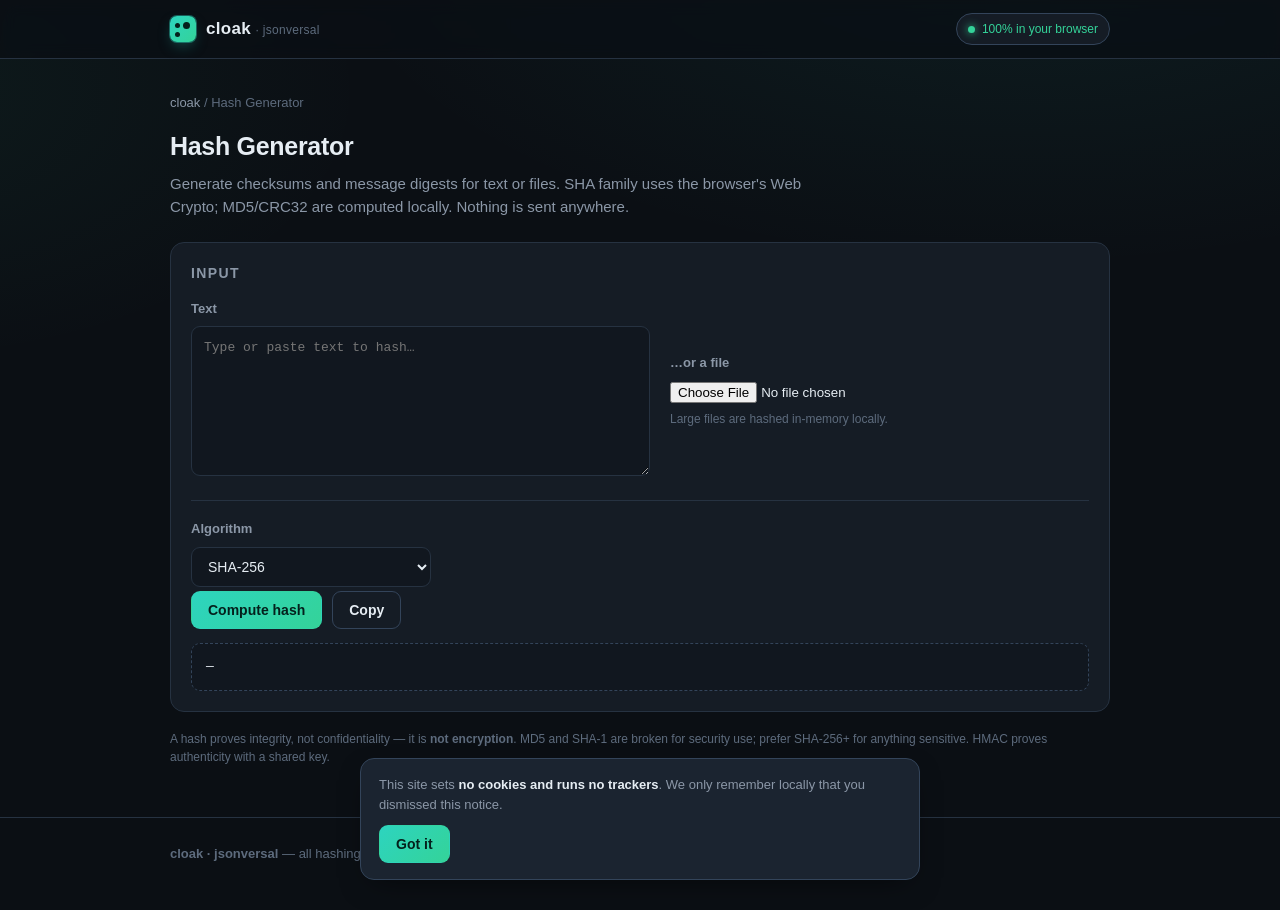
<file: tools/hash.html>
<!DOCTYPE html>
<html lang="en">
<head>
<meta charset="UTF-8">
<meta name="viewport" content="width=device-width, initial-scale=1">
<title>Hash Generator — cloak · jsonversal</title>
<meta name="description" content="Compute MD5, SHA-1/256/384/512, CRC32 and HMAC hashes for text or files — in your browser.">
<link rel="canonical" href="https://cloak.jsonversal.com/tools/hash">
<link rel="icon" type="image/svg+xml" href="../favicon.svg">
<link rel="manifest" href="../manifest.json">
<meta name="theme-color" content="#0b0f14">
<meta name="robots" content="index,follow">
<meta property="og:type" content="website">
<meta property="og:title" content="Hash Generator — cloak · jsonversal">
<meta property="og:description" content="Compute MD5, SHA-1/256/384/512, CRC32 and HMAC hashes for text or files — in your browser.">
<meta property="og:url" content="https://cloak.jsonversal.com/tools/hash">
<meta name="twitter:card" content="summary">
<script type="application/ld+json">
{
  "@context": "https://schema.org",
  "@type": "SoftwareApplication",
  "name": "Hash Generator",
  "url": "https://cloak.jsonversal.com/tools/hash",
  "applicationCategory": "SecurityApplication",
  "operatingSystem": "Any (browser-based)",
  "description": "Compute MD5, SHA-1/256/384/512, CRC32 and HMAC hashes for text or files — in your browser.",
  "offers": { "@type": "Offer", "price": "0", "priceCurrency": "USD" },
  "isAccessibleForFree": true
}
</script>
<link rel="stylesheet" href="../assets/site.css">
</head>
<body>
<header class="topbar">
  <div class="wrap">
    <a class="brand" href="../"><span class="logo" aria-hidden="true"></span><span><b>cloak</b> <span class="sub">· jsonversal</span></span></a>
    <span class="spacer"></span>
    <span class="badge-inbrowser"><span class="dot"></span> 100% in your browser</span>
  </div>
</header>

<main class="wrap">
  <div class="toolhead">
    <div class="breadcrumb"><a href="../">cloak</a> / Hash Generator</div>
    <h1>Hash Generator</h1>
    <p>Generate checksums and message digests for text or files. SHA family uses the browser's Web Crypto; MD5/CRC32 are computed locally. Nothing is sent anywhere.</p>
  </div>

  <div class="panel">
    <h2>Input</h2>
    <div class="row gap-lg">
      <div class="col" style="flex:1 1 360px">
        <label class="field">Text</label>
        <textarea id="text" placeholder="Type or paste text to hash…"></textarea>
      </div>
      <div class="col" style="flex:1 1 320px">
        <label class="field">…or a file</label>
        <input type="file" id="file">
        <div class="hint">Large files are hashed in-memory locally.</div>
      </div>
    </div>
    <div class="sep"></div>
    <div class="row gap-lg">
      <div class="col" style="flex:0 1 240px">
        <label class="field" for="algo">Algorithm</label>
        <select id="algo">
          <option value="SHA-256">SHA-256</option>
          <option value="SHA-1">SHA-1</option>
          <option value="SHA-384">SHA-384</option>
          <option value="SHA-512">SHA-512</option>
          <option value="MD5">MD5 (legacy)</option>
          <option value="CRC32">CRC32</option>
          <option value="HMAC-SHA-256">HMAC-SHA-256</option>
        </select>
      </div>
      <div class="col" id="keyWrap" style="flex:1 1 320px;display:none">
        <label class="field" for="key">HMAC key</label>
        <input type="text" id="key" placeholder="shared secret">
      </div>
    </div>
    <div class="btn-row">
      <button id="go" class="primary">Compute hash</button>
      <button id="copy" class="ghost">Copy</button>
    </div>
    <div class="out" id="out" style="margin-top:14px;min-height:24px">—</div>
  </div>

  <p class="hint">A hash proves integrity, not confidentiality — it is <b>not encryption</b>. MD5 and SHA-1 are broken for security use; prefer SHA-256+ for anything sensitive. HMAC proves authenticity with a shared key.</p>
</main>

<footer><div class="wrap"><strong>cloak · jsonversal</strong> — all hashing runs on your device. · <a href="../privacy">Privacy Policy</a></div></footer>

<div id="toast" role="status" aria-live="polite"></div>
<div class="cookiebar" id="cookiebar" role="dialog" aria-label="Cookie notice">
  <p>This site sets <b>no cookies and runs no trackers</b>. We only remember locally that you dismissed this notice.</p>
  <div class="btn-row"><button class="primary" id="cookie-ok" type="button">Got it</button></div>
</div>

<script src="../assets/app.js"></script>
<script>window.cloak.initCookieBar();</script>
<script>
(function(){
  'use strict';
  var $=function(id){return document.getElementById(id);};

  // ---- CRC32 ----
  var CRC_T=(function(){var t=[];for(var n=0;n<256;n++){var c=n;for(var k=0;k<8;k++)c=(c&1)?(0xEDB88320^(c>>>1)):(c>>>1);t[n]=c>>>0;}return t;})();
  function crc32(bytes){var crc=0xffffffff;for(var i=0;i<bytes.length;i++)crc=(crc>>>8)^CRC_T[(crc^bytes[i])&0xff];return (crc^0xffffffff)>>>0;}

  // ---- MD5 (bytes in, hex out) ----
  function md5(bytes){
    var origLen=bytes.length, x=bytes.slice();
    x[origLen]=0x80; while(x.length%64!==56)x.push(0);
    var bl=origLen*8; x.push(bl&0xff,(bl>>>8)&0xff,(bl>>>16)&0xff,(bl>>>24)&0xff,0,0,0,0);
    var K=[];for(var i=0;i<64;i++)K[i]=Math.floor(Math.abs(Math.sin(i+1))*4294967296);
    function rotl(n,c){return (n<<c)|(n>>>(32-c));}
    function add(){var r=0;for(var i=0;i<arguments.length;i++)r=(r+arguments[i])|0;return r;}
    function F(x,y,z){return (x&y)|(~x&z);}
    function G(x,y,z){return (x&z)|(y&~z);}
    function H(x,y,z){return x^y^z;}
    function I(x,y,z){return y^(x|~z);}
    var a0=0x67452301,b0=0xefcdab89,c0=0x98badcfe,d0=0x10325476;
    var S1=[7,12,17,22],S2=[5,9,14,20],S3=[4,11,16,23],S4=[6,10,15,21];
    for(var i=0;i<x.length;i+=64){
      var X=[];for(var j=0;j<16;j++){var k=i+j*4;X[j]=(x[k]|(x[k+1]<<8)|(x[k+2]<<16)|(x[k+3]<<24));}
      var a=a0,b=b0,c=c0,d=d0;
      for(var t=0;t<16;t++){var f=F(b,c,d),tmp=add(a,f,X[t],K[t]),v=rotl(tmp>>>0,S1[t%4]);a=d;d=c;c=b;b=add(b,v);}
      for(var t=0;t<16;t++){var g=(5*t+1)%16,f=G(b,c,d),tmp=add(a,f,X[g],K[t+16]),v=rotl(tmp>>>0,S2[t%4]);a=d;d=c;c=b;b=add(b,v);}
      for(var t=0;t<16;t++){var g2=(3*t+5)%16,f=H(b,c,d),tmp=add(a,f,X[g2],K[t+32]),v=rotl(tmp>>>0,S3[t%4]);a=d;d=c;c=b;b=add(b,v);}
      for(var t=0;t<16;t++){var g3=(7*t)%16,f=I(b,c,d),tmp=add(a,f,X[g3],K[t+48]),v=rotl(tmp>>>0,S4[t%4]);a=d;d=c;c=b;b=add(b,v);}
      a0=add(a0,a);b0=add(b0,b);c0=add(c0,c);d0=add(d0,d);
    }
    function hx(n){var s='';for(var i=0;i<4;i++){s+=('0'+((n>>>(i*8))&0xff).toString(16)).slice(-2);}return s;}
    return hx(a0)+hx(b0)+hx(c0)+hx(d0);
  }

  function toHex(bytes){var s='';for(var i=0;i<bytes.length;i++)s+=('0'+bytes[i].toString(16)).slice(-2);return s;}
  async function hmac(alg,keyBytes,msgBytes){
    var ck=await crypto.subtle.importKey('raw',keyBytes,{name:'HMAC',hash:{name:alg}},false,['sign']);
    var sig=await crypto.subtle.sign('HMAC',ck,msgBytes);
    return toHex(new Uint8Array(sig));
  }

  async function compute(){
    var algo=$('algo').value;
    var data;
    if($('file').files&&$('file').files[0]){
      data=new Uint8Array(await $('file').files[0].arrayBuffer());
      $('out').textContent='hashing…';
    }else{
      data=new TextEncoder().encode($('text').value);
    }
    try{
      var hex;
      if(algo==='MD5') hex=md5(Array.from(data));
      else if(algo==='CRC32') hex=('00000000'+(crc32(data)>>>0).toString(16)).slice(-8);
      else if(algo==='HMAC-SHA-256'){
        var key=new TextEncoder().encode($('key').value||'');
        hex=await hmac('SHA-256',key,data);
      }else{
        var buf=await crypto.subtle.digest(algo,data);
        hex=toHex(new Uint8Array(buf));
      }
      $('out').textContent=hex;
    }catch(e){ $('out').textContent='Error: '+e.message; }
  }

  $('algo').addEventListener('change',function(){
    $('keyWrap').style.display=this.value==='HMAC-SHA-256'?'block':'none';
  });
  $('go').addEventListener('click',compute);
  $('copy').addEventListener('click',function(){ window.cloak.copyText($('out').textContent).then(function(ok){window.cloak.toast(ok?'Copied':'Copy failed',!ok);}); });
})();
</script>
</body>
</html>
</file>
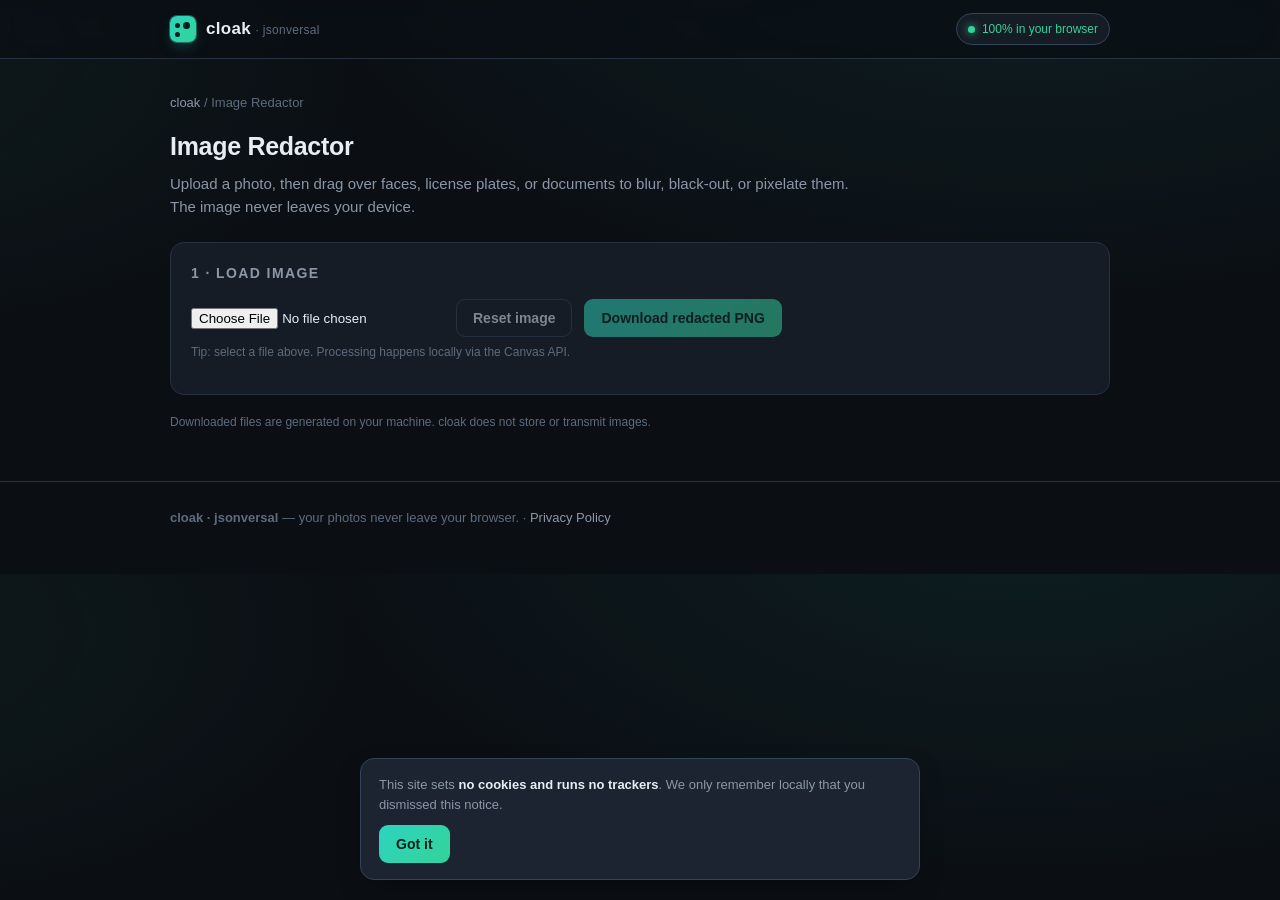
<file: tools/image-redactor.html>
<!DOCTYPE html>
<html lang="en">
<head>
<meta charset="UTF-8">
<meta name="viewport" content="width=device-width, initial-scale=1">
<title>Image Redactor — cloak · jsonversal</title>
<meta name="description" content="Blur, black-out, or pixelate sensitive areas in photos — entirely in your browser. No upload.">
<link rel="canonical" href="https://cloak.jsonversal.com/tools/image-redactor">
<link rel="icon" type="image/svg+xml" href="../favicon.svg">
<link rel="manifest" href="../manifest.json">
<meta name="theme-color" content="#0b0f14">
<meta name="robots" content="index,follow">
<meta property="og:type" content="website">
<meta property="og:title" content="Image Redactor — cloak · jsonversal">
<meta property="og:description" content="Blur, black-out, or pixelate sensitive areas in photos — entirely in your browser. No upload.">
<meta property="og:url" content="https://cloak.jsonversal.com/tools/image-redactor">
<meta name="twitter:card" content="summary">
<script type="application/ld+json">
{
  "@context": "https://schema.org",
  "@type": "SoftwareApplication",
  "name": "Image Redactor",
  "url": "https://cloak.jsonversal.com/tools/image-redactor",
  "applicationCategory": "SecurityApplication",
  "operatingSystem": "Any (browser-based)",
  "description": "Blur, black-out, or pixelate sensitive areas in photos — entirely in your browser. No upload.",
  "offers": { "@type": "Offer", "price": "0", "priceCurrency": "USD" },
  "isAccessibleForFree": true
}
</script>
<link rel="stylesheet" href="../assets/site.css">
</head>
<body>
<header class="topbar">
  <div class="wrap">
    <a class="brand" href="../"><span class="logo" aria-hidden="true"></span><span><b>cloak</b> <span class="sub">· jsonversal</span></span></a>
    <span class="spacer"></span>
    <span class="badge-inbrowser"><span class="dot"></span> 100% in your browser</span>
  </div>
</header>

<main class="wrap">
  <div class="toolhead">
    <div class="breadcrumb"><a href="../">cloak</a> / Image Redactor</div>
    <h1>Image Redactor</h1>
    <p>Upload a photo, then drag over faces, license plates, or documents to blur, black-out, or pixelate them. The image never leaves your device.</p>
  </div>

  <div class="panel">
    <h2>1 · Load image</h2>
    <div class="row">
      <input type="file" id="file" accept="image/*">
      <button id="reset" class="ghost" disabled>Reset image</button>
      <button id="download" class="primary" disabled>Download redacted PNG</button>
    </div>
    <p class="hint" id="drop">Tip: select a file above. Processing happens locally via the Canvas API.</p>
  </div>

  <div class="panel" id="editor" style="display:none">
    <h2>2 · Redact</h2>
    <div class="toolbar">
      <label class="field" style="margin:0">Tool</label>
      <select id="tool" style="width:auto">
        <option value="blur">Blur</option>
        <option value="black">Black bar</option>
        <option value="pixelate">Pixelate</option>
      </select>
      <label class="field" style="margin:0 0 0 12px">Brush size</label>
      <input type="range" id="size" min="10" max="160" value="55" style="width:150px">
      <label class="field" style="margin:0 0 0 12px" id="blurLbl">Blur strength</label>
      <input type="range" id="blurAmt" min="2" max="24" value="10" style="width:120px">
    </div>
    <div style="overflow:auto">
      <canvas id="cv" width="800" height="600"></canvas>
    </div>
    <p class="hint">Click and drag on the image. Re-drag over an area to re-apply. Use <em>Reset image</em> to start over from the original.</p>
  </div>

  <p class="hint">Downloaded files are generated on your machine. cloak does not store or transmit images.</p>
</main>

<footer><div class="wrap"><strong>cloak · jsonversal</strong> — your photos never leave your browser. · <a href="../privacy">Privacy Policy</a></div></footer>

<div id="toast" role="status" aria-live="polite"></div>
<div class="cookiebar" id="cookiebar" role="dialog" aria-label="Cookie notice">
  <p>This site sets <b>no cookies and runs no trackers</b>. We only remember locally that you dismissed this notice.</p>
  <div class="btn-row"><button class="primary" id="cookie-ok" type="button">Got it</button></div>
</div>

<script src="../assets/app.js"></script>
<script>window.cloak.initCookieBar();</script>
<script>
(function(){
  'use strict';
  var $ = function(id){return document.getElementById(id);};
  var cv=$('cv'), ctx=cv.getContext('2d');
  var origImage=null, dirty=false;

  function loadFile(f){
    if(!f) return;
    var reader=new FileReader();
    reader.onload=function(e){
      var img=new Image();
      img.onload=function(){
        var maxW=1600;
        var w=img.naturalWidth, h=img.naturalHeight;
        if(w>maxW){ h=Math.round(h*maxW/w); w=maxW; }
        cv.width=w; cv.height=h;
        ctx.drawImage(img,0,0,w,h);
        origImage=img;
        $('editor').style.display='';
        $('reset').disabled=false; $('download').disabled=false;
        dirty=false;
        $('drop').textContent='Drag on the image to redact sensitive regions.';
      };
      img.src=e.target.result;
    };
    reader.readAsDataURL(f);
  }

  $('file').addEventListener('change',function(e){loadFile(e.target.files[0]);});

  function getPos(e){
    var rect=cv.getBoundingClientRect();
    var sx=cv.width/rect.width, sy=cv.height/rect.height;
    var cx=(e.clientX-rect.left)*sx, cy=(e.clientY-rect.top)*sy;
    return {x:cx,y:cy};
  }
  function clipCircle(cx,cy,r){ctx.beginPath();ctx.arc(cx,cy,r,0,Math.PI*2);ctx.clip();}

  function applyStamp(cx,cy){
    if(!origImage) return;
    var tool=$('tool').value;
    var r=+$('size').value;
    var x=Math.max(0,cx-r), y=Math.max(0,cy-r);
    var w=Math.min(cv.width,x+r)-x, h=Math.min(cv.height,y+r)-y;
    if(w<=0||h<=0) return;

    if(tool==='black'){
      ctx.save(); clipCircle(cx,cy,r); ctx.fillStyle='#000'; ctx.fillRect(0,0,cv.width,cv.height); ctx.restore();
      dirty=true; return;
    }

    // build temp from ORIGINAL image region (so re-drag stays consistent)
    var tmp=document.createElement('canvas'); tmp.width=w; tmp.height=h;
    var tctx=tmp.getContext('2d');
    tctx.drawImage(origImage, x/ (cv.width/origImage.naturalWidth), y/(cv.height/origImage.naturalHeight),
                   w/(cv.width/origImage.naturalWidth), h/(cv.height/origImage.naturalHeight), 0,0,w,h);

    if(tool==='pixelate'){
      var bs=Math.max(6, Math.round(r/3));
      var small=document.createElement('canvas'); small.width=Math.max(1,Math.floor(w/bs)); small.height=Math.max(1,Math.floor(h/bs));
      var sctx=small.getContext('2d'); sctx.imageSmoothingEnabled=false;
      sctx.drawImage(tmp,0,0,small.width,small.height);
      tctx.imageSmoothingEnabled=false;
      tctx.drawImage(small,0,0,small.width,small.height,0,0,w,h);
    }
    // composite onto display with circular clip
    ctx.save(); clipCircle(cx,cy,r);
    if(tool==='blur'){
      if('filter' in ctx){ ctx.filter='blur('+(+$('blurAmt').value)+'px)'; }
      ctx.drawImage(tmp,0,0,w,h,x,y,w,h);
      ctx.filter='none';
    }else{
      ctx.drawImage(tmp,0,0,w,h,x,y,w,h);
    }
    ctx.restore();
    dirty=true;
  }

  var drawing=false;
  function start(e){ if(!origImage)return; drawing=true; var p=getPos(e); applyStamp(p.x,p.y); e.preventDefault(); }
  function move(e){ if(!drawing)return; var p=getPos(e); applyStamp(p.x,p.y); e.preventDefault(); }
  function end(){ drawing=false; }

  cv.addEventListener('mousedown',start);
  window.addEventListener('mousemove',move);
  window.addEventListener('mouseup',end);
  cv.addEventListener('touchstart',function(e){start(e.touches[0]);},{passive:false});
  cv.addEventListener('touchmove',function(e){move(e.touches[0]);},{passive:false});
  cv.addEventListener('touchend',end);

  $('reset').addEventListener('click',function(){ if(origImage){ctx.drawImage(origImage,0,0,cv.width,cv.height); dirty=false; window.cloak.toast('Image reset');} });
  $('download').addEventListener('click',function(){
    var a=document.createElement('a');
    a.href=cv.toDataURL('image/png');
    a.download='redacted.png'; a.click();
    window.cloak.toast('Downloaded redacted.png');
  });
  $('tool').addEventListener('change',function(){
    var isBlur=this.value==='blur';
    $('blurAmt').style.display=isBlur?'inline-block':'none';
    $('blurLbl').style.display=isBlur?'inline':'none';
  });
})();
</script>
</body>
</html>
</file>
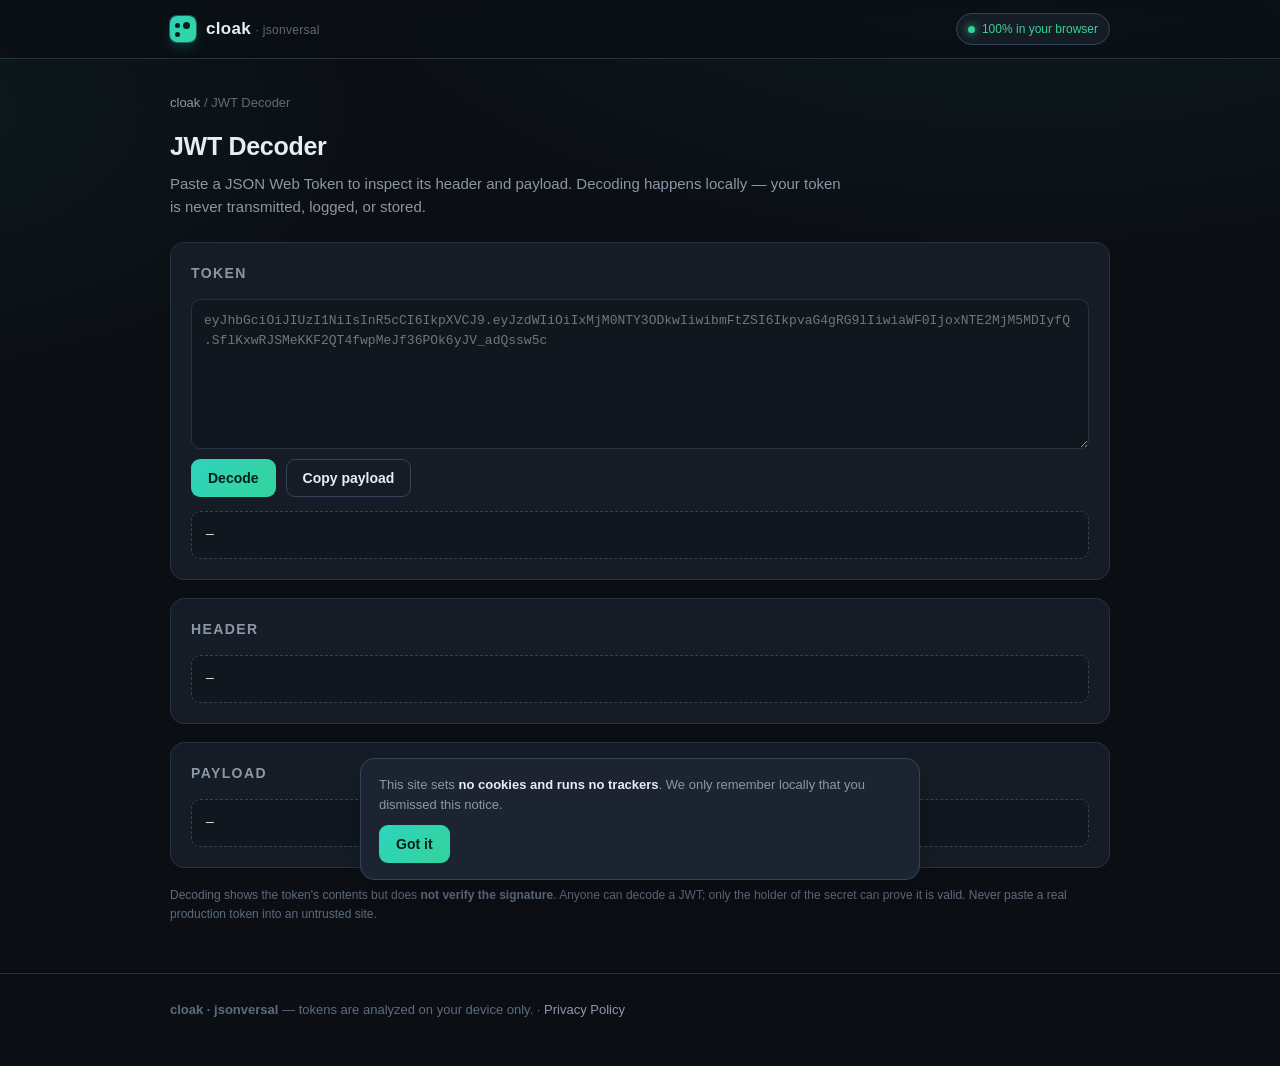
<file: tools/jwt-decoder.html>
<!DOCTYPE html>
<html lang="en">
<head>
<meta charset="UTF-8">
<meta name="viewport" content="width=device-width, initial-scale=1">
<title>JWT Decoder — cloak · jsonversal</title>
<meta name="description" content="Decode JSON Web Tokens locally — inspect header, payload and expiry without sending the token anywhere.">
<link rel="canonical" href="https://cloak.jsonversal.com/tools/jwt-decoder">
<link rel="icon" type="image/svg+xml" href="../favicon.svg">
<link rel="manifest" href="../manifest.json">
<meta name="theme-color" content="#0b0f14">
<meta name="robots" content="index,follow">
<meta property="og:type" content="website">
<meta property="og:title" content="JWT Decoder — cloak · jsonversal">
<meta property="og:description" content="Decode JSON Web Tokens locally — inspect header, payload and expiry without sending the token anywhere.">
<meta property="og:url" content="https://cloak.jsonversal.com/tools/jwt-decoder">
<meta name="twitter:card" content="summary">
<script type="application/ld+json">
{
  "@context": "https://schema.org",
  "@type": "SoftwareApplication",
  "name": "JWT Decoder",
  "url": "https://cloak.jsonversal.com/tools/jwt-decoder",
  "applicationCategory": "SecurityApplication",
  "operatingSystem": "Any (browser-based)",
  "description": "Decode JSON Web Tokens locally — inspect header, payload and expiry without sending the token anywhere.",
  "offers": { "@type": "Offer", "price": "0", "priceCurrency": "USD" },
  "isAccessibleForFree": true
}
</script>
<link rel="stylesheet" href="../assets/site.css">
</head>
<body>
<header class="topbar">
  <div class="wrap">
    <a class="brand" href="../"><span class="logo" aria-hidden="true"></span><span><b>cloak</b> <span class="sub">· jsonversal</span></span></a>
    <span class="spacer"></span>
    <span class="badge-inbrowser"><span class="dot"></span> 100% in your browser</span>
  </div>
</header>

<main class="wrap">
  <div class="toolhead">
    <div class="breadcrumb"><a href="../">cloak</a> / JWT Decoder</div>
    <h1>JWT Decoder</h1>
    <p>Paste a JSON Web Token to inspect its header and payload. Decoding happens locally — your token is never transmitted, logged, or stored.</p>
  </div>

  <div class="panel">
    <h2>Token</h2>
    <textarea id="in" placeholder="eyJhbGciOiJIUzI1NiIsInR5cCI6IkpXVCJ9.eyJzdWIiOiIxMjM0NTY3ODkwIiwibmFtZSI6IkpvaG4gRG9lIiwiaWF0IjoxNTE2MjM5MDIyfQ.SflKxwRJSMeKKF2QT4fwpMeJf36POk6yJV_adQssw5c"></textarea>
    <div class="btn-row">
      <button id="run" class="primary">Decode</button>
      <button id="copy" class="ghost">Copy payload</button>
    </div>
    <div id="meta" class="out" style="margin-top:14px;min-height:20px">—</div>
  </div>

  <div class="panel">
    <h2>Header</h2>
    <div id="header" class="out" style="min-height:20px">—</div>
  </div>
  <div class="panel">
    <h2>Payload</h2>
    <div id="payload" class="out" style="min-height:20px">—</div>
  </div>

  <p class="hint">Decoding shows the token's contents but does <b>not verify the signature</b>. Anyone can decode a JWT; only the holder of the secret can prove it is valid. Never paste a real production token into an untrusted site.</p>
</main>

<footer><div class="wrap"><strong>cloak · jsonversal</strong> — tokens are analyzed on your device only. · <a href="../privacy">Privacy Policy</a></div></footer>

<div id="toast" role="status" aria-live="polite"></div>
<div class="cookiebar" id="cookiebar" role="dialog" aria-label="Cookie notice">
  <p>This site sets <b>no cookies and runs no trackers</b>. We only remember locally that you dismissed this notice.</p>
  <div class="btn-row"><button class="primary" id="cookie-ok" type="button">Got it</button></div>
</div>

<script src="../assets/app.js"></script>
<script>window.cloak.initCookieBar();</script>
<script>
(function(){
  'use strict';
  var $=function(id){return document.getElementById(id);};
  function b64urlDecode(seg){
    seg=seg.replace(/-/g,'+').replace(/_/g,'/');
    while(seg.length%4)seg+='=';
    var bin=atob(seg);
    var bytes=new Uint8Array(bin.length);
    for(var i=0;i<bin.length;i++)bytes[i]=bin.charCodeAt(i);
    return new TextDecoder().decode(bytes);
  }
  function pretty(obj){ return JSON.stringify(obj,null,2); }
  function fmtTime(sec){
    if(typeof sec!=='number'||isNaN(sec))return null;
    return new Date(sec*1000).toISOString().replace('T',' ').replace(/\.\d+Z$/,' UTC');
  }
  function run(){
    var tok=$('in').value.trim();
    if(!tok){ $('meta').textContent='—'; $('header').textContent='—'; $('payload').textContent='—'; return; }
    var parts=tok.split('.');
    if(parts.length!==3){ $('meta').textContent='⚠ Not a valid JWT — expected 3 dot-separated parts (header.payload.signature).'; $('header').textContent=''; $('payload').textContent=''; return; }
    try{
      var header=JSON.parse(b64urlDecode(parts[0]));
      var payload=JSON.parse(b64urlDecode(parts[1]));
      $('header').textContent=pretty(header);
      $('payload').textContent=pretty(payload);
      var lines=[];
      lines.push('Algorithm: '+(header.alg||'?')+'   Type: '+(header.typ||'?'));
      var now=Math.floor(Date.now()/1000);
      if(payload.exp!=null){ var e=fmtTime(payload.exp); lines.push('Expires: '+e+(payload.exp<now?'   ⚠ EXPIRED':'   ✓ valid')); }
      if(payload.iat!=null) lines.push('Issued at: '+fmtTime(payload.iat));
      if(payload.nbf!=null) lines.push('Not before: '+fmtTime(payload.nbf)+(payload.nbf>now?'   ⚠ not yet valid':''));
      lines.push('Signature: '+parts[2].length+' chars (NOT verified by this tool).');
      $('meta').textContent=lines.join('\n');
    }catch(e){ $('meta').textContent='⚠ Could not decode: '+e.message; }
  }
  $('run').addEventListener('click',run);
  $('copy').addEventListener('click',function(){ window.cloak.copyText($('payload').textContent).then(function(ok){window.cloak.toast(ok?'Copied':'Copy failed',!ok);}); });
  $('in').addEventListener('input',run);
})();
</script>
</body>
</html>
</file>
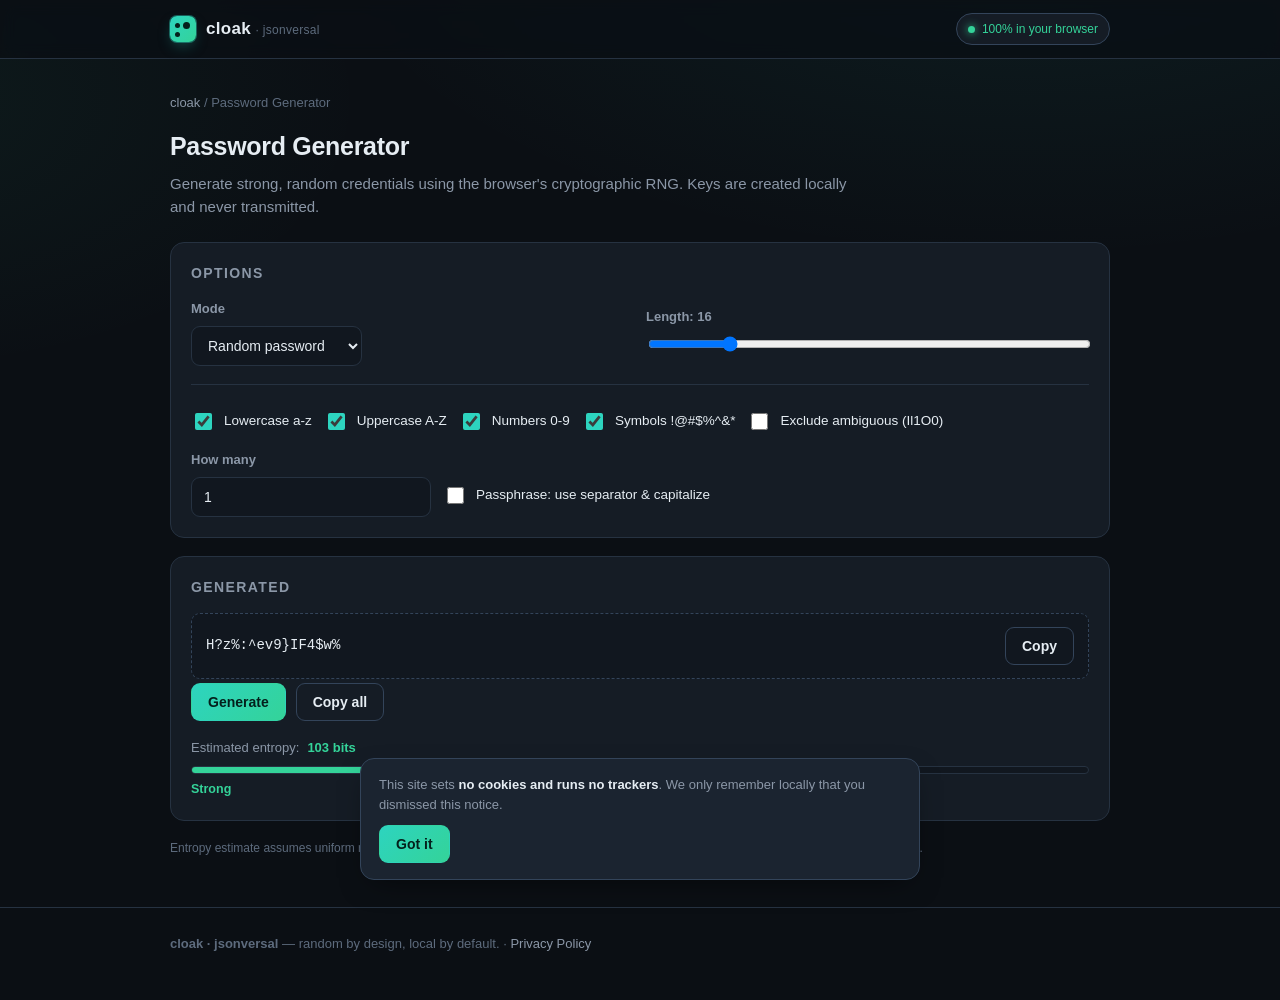
<file: tools/password-generator.html>
<!DOCTYPE html>
<html lang="en">
<head>
<meta charset="UTF-8">
<meta name="viewport" content="width=device-width, initial-scale=1">
<title>Password Generator — cloak · jsonversal</title>
<meta name="description" content="Generate cryptographically strong passwords and passphrases with live strength — in your browser.">
<link rel="canonical" href="https://cloak.jsonversal.com/tools/password-generator">
<link rel="icon" type="image/svg+xml" href="../favicon.svg">
<link rel="manifest" href="../manifest.json">
<meta name="theme-color" content="#0b0f14">
<meta name="robots" content="index,follow">
<meta property="og:type" content="website">
<meta property="og:title" content="Password Generator — cloak · jsonversal">
<meta property="og:description" content="Generate cryptographically strong passwords and passphrases with live strength — in your browser.">
<meta property="og:url" content="https://cloak.jsonversal.com/tools/password-generator">
<meta name="twitter:card" content="summary">
<script type="application/ld+json">
{
  "@context": "https://schema.org",
  "@type": "SoftwareApplication",
  "name": "Password Generator",
  "url": "https://cloak.jsonversal.com/tools/password-generator",
  "applicationCategory": "SecurityApplication",
  "operatingSystem": "Any (browser-based)",
  "description": "Generate cryptographically strong passwords and passphrases with live strength — in your browser.",
  "offers": { "@type": "Offer", "price": "0", "priceCurrency": "USD" },
  "isAccessibleForFree": true
}
</script>
<link rel="stylesheet" href="../assets/site.css">
</head>
<body>
<header class="topbar">
  <div class="wrap">
    <a class="brand" href="../"><span class="logo" aria-hidden="true"></span><span><b>cloak</b> <span class="sub">· jsonversal</span></span></a>
    <span class="spacer"></span>
    <span class="badge-inbrowser"><span class="dot"></span> 100% in your browser</span>
  </div>
</header>

<main class="wrap">
  <div class="toolhead">
    <div class="breadcrumb"><a href="../">cloak</a> / Password Generator</div>
    <h1>Password Generator</h1>
    <p>Generate strong, random credentials using the browser's cryptographic RNG. Keys are created locally and never transmitted.</p>
  </div>

  <div class="panel">
    <h2>Options</h2>
    <div class="row">
      <div class="col" style="flex:1 1 320px">
        <label class="field">Mode</label>
        <select id="mode" style="width:auto">
          <option value="password">Random password</option>
          <option value="passphrase">Passphrase (words)</option>
        </select>
      </div>
      <div class="col" id="lenWrap" style="flex:1 1 320px">
        <label class="field" for="len">Length: <b id="lenVal">16</b></label>
        <input type="range" id="len" min="6" max="64" value="16" style="width:100%">
      </div>
      <div class="col" id="wordsWrap" style="flex:1 1 320px;display:none">
        <label class="field" for="words">Words: <b id="wordsVal">5</b></label>
        <input type="range" id="words" min="3" max="12" value="5" style="width:100%">
      </div>
    </div>
    <div class="sep"></div>
    <div class="row" id="charsets">
      <label class="check"><input type="checkbox" id="cLower" checked> Lowercase a-z</label>
      <label class="check"><input type="checkbox" id="cUpper" checked> Uppercase A-Z</label>
      <label class="check"><input type="checkbox" id="cNum" checked> Numbers 0-9</label>
      <label class="check"><input type="checkbox" id="cSym" checked> Symbols !@#$%^&*</label>
      <label class="check"><input type="checkbox" id="cAmb"> Exclude ambiguous (Il1O0)</label>
    </div>
    <div class="row" style="margin-top:10px">
      <div class="col" style="flex:0 1 220px">
        <label class="field" for="count">How many</label>
        <input type="number" id="count" min="1" max="20" value="1">
      </div>
      <div class="col" style="flex:1 1 320px">
        <label class="check" style="margin-top:24px"><input type="checkbox" id="cSep"> Passphrase: use separator &amp; capitalize</label>
      </div>
    </div>
  </div>

  <div class="panel">
    <h2>Generated</h2>
    <div id="results"></div>
    <div class="btn-row">
      <button id="gen" class="primary">Generate</button>
      <button id="copyAll" class="ghost">Copy all</button>
    </div>
    <div id="strength" style="margin-top:14px"></div>
  </div>

  <p class="hint">Entropy estimate assumes uniform random selection. For high-value accounts prefer ≥12-character passphrases or ≥16-character passwords.</p>
</main>

<footer><div class="wrap"><strong>cloak · jsonversal</strong> — random by design, local by default. · <a href="../privacy">Privacy Policy</a></div></footer>

<div id="toast" role="status" aria-live="polite"></div>
<div class="cookiebar" id="cookiebar" role="dialog" aria-label="Cookie notice">
  <p>This site sets <b>no cookies and runs no trackers</b>. We only remember locally that you dismissed this notice.</p>
  <div class="btn-row"><button class="primary" id="cookie-ok" type="button">Got it</button></div>
</div>

<script src="../assets/app.js"></script>
<script>window.cloak.initCookieBar();</script>
<script>
(function(){
  'use strict';
  var $=function(id){return document.getElementById(id);};
  var LOWER='abcdefghijklmnopqrstuvwxyz', UPPER='ABCDEFGHIJKLMNOPQRSTUVWXYZ',
      NUM='0123456789', SYM='!@#$%^&*()-_=+[]{};:,.?/', AMB='Il1O0';
  var WORDS=['apple','bridge','carbon','daisy','eagle','forest','garden','harbor','island','jungle','kettle','lantern','meadow','nectar','ocean','puzzle','quartz','river','silver','tiger','umbra','violet','willow','xenon','yarrow','zephyr','amber','breeze','cipher','drift','ember','frost','glade','haven','inlet','jolly','kiosk','lotus','mirth','nova','orbit','pearl','quill','raven','solar','thorn','unity','velvet','wander','yonder','zenith','atlas','blaze','coral','dune','echo','falcon','glimmer','hazel','ivory','lunar','marble','onyx','pine','ripple','sable','tundra'];

  function rndInt(max){ // unbiased rejection sampling -> [0, max)
    if(max<=0) return 0;
    var limit=Math.floor(0xFFFFFFFF/max)*max;
    var buf=new Uint32Array(1), n;
    do{ crypto.getRandomValues(buf); n=buf[0]; }while(n>=limit);
    return n%max;
  }
  function randChar(pool){ return pool[rndInt(pool.length)]; }

  function genPassword(len, pools, excludeAmb){
    var all=pools.join('');
    if(excludeAmb){ var re=new RegExp('['+AMB+']','g'); all=all.replace(re,''); pools=pools.map(function(p){return p.replace(re,'');}); all=pools.join(''); }
    if(!all){ return ''; }
    var out='';
    // guarantee at least one from each selected pool
    pools.forEach(function(p){ if(p) out+=randChar(p); });
    while(out.length<len){ out+=randChar(all); }
    // shuffle (Fisher-Yates) to avoid predictable prefix
    var arr=out.split('');
    for(var i=arr.length-1;i>0;i--){ var j=rndInt(i+1); var t=arr[i]; arr[i]=arr[j]; arr[j]=t; }
    return arr.slice(0,len).join('');
  }
  function genPassphrase(n, sep, cap){
    var s = sep ? '-' : ' ';
    var words=[];
    for(var i=0;i<n;i++){ var w=WORDS[rndInt(WORDS.length)]; if(cap) w=w[0].toUpperCase()+w.slice(1); words.push(w); }
    var res=words.join(s);
    if(sep) res+=rndInt(10); // add digit for entropy
    return res;
  }

  function entropy(bits){
    if(bits<28) return {label:'Very weak',color:'#f87171'};
    if(bits<36) return {label:'Weak',color:'#fb923c'};
    if(bits<60) return {label:'Reasonable',color:'#fbbf24'};
    if(bits<128) return {label:'Strong',color:'#34d399'};
    return {label:'Very strong',color:'#2dd4bf'};
  }

  function buildPools(){
    var p=[];
    if($('cLower').checked) p.push(LOWER);
    if($('cUpper').checked) p.push(UPPER);
    if($('cNum').checked) p.push(NUM);
    if($('cSym').checked) p.push(SYM);
    return p;
  }

  function generate(){
    var mode=$('mode').value;
    var count=Math.max(1,Math.min(20,+$('count').value||1));
    var results=[]; var bits=0;
    if(mode==='password'){
      var pools=buildPools();
      var len=+$('len').value;
      if(pools.length===0){ window.cloak.toast('Pick at least one character set',true); return; }
      var poolSize=pools.join('').replace(new RegExp('['+(($('cAmb').checked)?AMB:'')+']','g'),'').length;
      bits=len*Math.log2(poolSize||1);
      for(var i=0;i<count;i++) results.push(genPassword(len,pools,$('cAmb').checked));
    }else{
      var n=+$('words').value;
      bits=n*Math.log2(WORDS.length);
      for(var j=0;j<count;j++) results.push(genPassphrase(n,$('cSep').checked,true));
    }
    $('results').innerHTML=results.map(function(r){
      return '<div class="out" style="margin-top:10px;display:flex;align-items:center;gap:10px">'+
             '<code style="flex:1;font-family:var(--mono);font-size:14px;word-break:break-all">'+r.replace(/</g,'&lt;')+'</code>'+
             '<button class="ghost" data-copyval="'+r.replace(/"/g,'&quot;')+'">Copy</button></div>';
    }).join('');
    $('results').querySelectorAll('button[data-copyval]').forEach(function(b){
      b.addEventListener('click',function(){ window.cloak.copyText(this.getAttribute('data-copyval')).then(function(ok){window.cloak.toast(ok?'Copied':'Copy failed',!ok);}); });
    });
    var ent=Math.round(bits);
    var s=entropy(bits);
    $('strength').innerHTML='<div class="stat">Estimated entropy: <b>'+ent+' bits</b></div>'+
      '<div class="meter" style="margin-top:8px"><i style="width:'+Math.min(100,ent/1.28)+'%;background:'+s.color+'"></i></div>'+
      '<div class="strength-label" style="color:'+s.color+'">'+s.label+'</div>';
    window.cloak._pw=results;
  }

  $('gen').addEventListener('click',generate);
  $('copyAll').addEventListener('click',function(){ if(!window.cloak._pw){return;} window.cloak.copyText(window.cloak._pw.join('\n')).then(function(ok){window.cloak.toast(ok?'Copied all':'Copy failed',!ok);}); });
  ['len','words','mode','cSep','cAmb','cLower','cUpper','cNum','cSym','count'].forEach(function(id){
    var el=$(id); if(el) el.addEventListener('input',function(){ if(id==='len')$('lenVal').textContent=$('len').value; if(id==='words')$('wordsVal').textContent=$('words').value; if(id==='mode'){ var pw=$('mode').value==='password'; $('lenWrap').style.display=pw?'block':'none'; $('wordsWrap').style.display=pw?'none':'block'; $('charsets').style.display=pw?'flex':'none'; } });
  });
  $('mode').addEventListener('change',function(){ var pw=this.value==='password'; $('lenWrap').style.display=pw?'block':'none'; $('wordsWrap').style.display=pw?'none':'block'; $('charsets').style.display=pw?'flex':'none'; });
  $('len').addEventListener('input',function(){$('lenVal').textContent=this.value;});
  $('words').addEventListener('input',function(){$('wordsVal').textContent=this.value;});
  generate();
})();
</script>
</body>
</html>
</file>
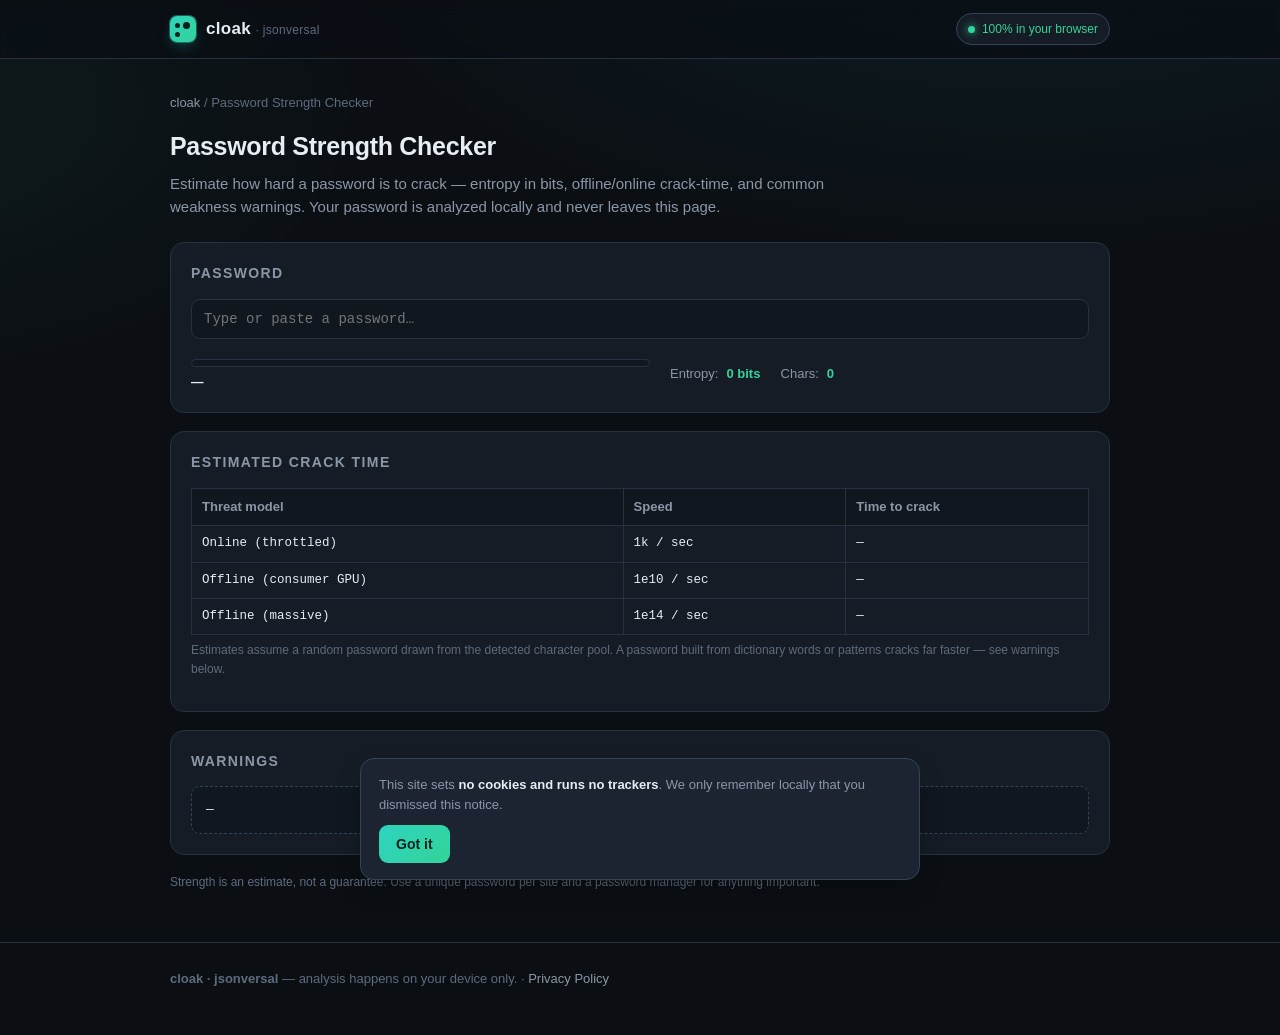
<file: tools/password-strength.html>
<!DOCTYPE html>
<html lang="en">
<head>
<meta charset="UTF-8">
<meta name="viewport" content="width=device-width, initial-scale=1">
<title>Password Strength Checker — cloak · jsonversal</title>
<meta name="description" content="Check password strength with entropy, crack-time estimates, and pattern detection — entirely in your browser.">
<link rel="canonical" href="https://cloak.jsonversal.com/tools/password-strength">
<link rel="icon" type="image/svg+xml" href="../favicon.svg">
<link rel="manifest" href="../manifest.json">
<meta name="theme-color" content="#0b0f14">
<meta name="robots" content="index,follow">
<meta property="og:type" content="website">
<meta property="og:title" content="Password Strength Checker — cloak · jsonversal">
<meta property="og:description" content="Check password strength with entropy, crack-time estimates, and pattern detection — entirely in your browser.">
<meta property="og:url" content="https://cloak.jsonversal.com/tools/password-strength">
<meta name="twitter:card" content="summary">
<script type="application/ld+json">
{
  "@context": "https://schema.org",
  "@type": "SoftwareApplication",
  "name": "Password Strength Checker",
  "url": "https://cloak.jsonversal.com/tools/password-strength",
  "applicationCategory": "SecurityApplication",
  "operatingSystem": "Any (browser-based)",
  "description": "Check password strength with entropy, crack-time estimates, and pattern detection — entirely in your browser.",
  "offers": { "@type": "Offer", "price": "0", "priceCurrency": "USD" },
  "isAccessibleForFree": true
}
</script>
<link rel="stylesheet" href="../assets/site.css">
</head>
<body>
<header class="topbar">
  <div class="wrap">
    <a class="brand" href="../"><span class="logo" aria-hidden="true"></span><span><b>cloak</b> <span class="sub">· jsonversal</span></span></a>
    <span class="spacer"></span>
    <span class="badge-inbrowser"><span class="dot"></span> 100% in your browser</span>
  </div>
</header>

<main class="wrap">
  <div class="toolhead">
    <div class="breadcrumb"><a href="../">cloak</a> / Password Strength Checker</div>
    <h1>Password Strength Checker</h1>
    <p>Estimate how hard a password is to crack — entropy in bits, offline/online crack-time, and common weakness warnings. Your password is analyzed locally and never leaves this page.</p>
  </div>

  <div class="panel">
    <h2>Password</h2>
    <input type="text" id="pw" placeholder="Type or paste a password…" autocomplete="off" style="font-family:var(--mono)">
    <div class="row gap-lg" style="margin-top:14px">
      <div class="col" style="flex:1 1 360px">
        <div class="meter" style="margin-top:6px"><i id="bar"></i></div>
        <div class="strength-label" id="label">—</div>
      </div>
      <div class="col" style="flex:1 1 320px">
        <div class="stat">Entropy: <b id="bits">0 bits</b></div>
        <div class="stat">Chars: <b id="len">0</b></div>
      </div>
    </div>
  </div>

  <div class="panel">
    <h2>Estimated crack time</h2>
    <table class="data">
      <tr><th>Threat model</th><th>Speed</th><th>Time to crack</th></tr>
      <tr><td>Online (throttled)</td><td>1k / sec</td><td id="t-online">—</td></tr>
      <tr><td>Offline (consumer GPU)</td><td>1e10 / sec</td><td id="t-fast">—</td></tr>
      <tr><td>Offline (massive)</td><td>1e14 / sec</td><td id="t-massive">—</td></tr>
    </table>
    <p class="hint">Estimates assume a random password drawn from the detected character pool. A password built from dictionary words or patterns cracks far faster — see warnings below.</p>
  </div>

  <div class="panel">
    <h2>Warnings</h2>
    <div id="warnings" class="out" style="min-height:20px">—</div>
  </div>

  <p class="hint">Strength is an estimate, not a guarantee. Use a unique password per site and a password manager for anything important.</p>
</main>

<footer><div class="wrap"><strong>cloak · jsonversal</strong> — analysis happens on your device only. · <a href="../privacy">Privacy Policy</a></div></footer>

<div id="toast" role="status" aria-live="polite"></div>
<div class="cookiebar" id="cookiebar" role="dialog" aria-label="Cookie notice">
  <p>This site sets <b>no cookies and runs no trackers</b>. We only remember locally that you dismissed this notice.</p>
  <div class="btn-row"><button class="primary" id="cookie-ok" type="button">Got it</button></div>
</div>

<script src="../assets/app.js"></script>
<script>window.cloak.initCookieBar();</script>
<script>
(function(){
  'use strict';
  var $=function(id){return document.getElementById(id);};
  var COMMON=['password','123456','12345678','qwerty','abc123','letmein','welcome','admin','iloveyou','111111','sunshine','princess','football','monkey','dragon','passw0rd','p@ssw0rd','qwerty123','1q2w3e4r','baseball','superman','batman','trustno1','whatever','shadow','michael','jordan','test','guest'];
  var KEYBOARD=['qwertyuiop','asdfghjkl','zxcvbnm','1234567890'];

  function classes(p){
    var c={lower:false,upper:false,digit:false,sym:false,space:false};
    for(var i=0;i<p.length;i++){var ch=p[i];
      if(ch>='a'&&ch<='z')c.lower=true;
      else if(ch>='A'&&ch<='Z')c.upper=true;
      else if(ch>='0'&&ch<='9')c.digit=true;
      else if(ch===' ')c.space=true;
      else c.sym=true;
    }
    return c;
  }
  function poolSize(c){
    var n=0; if(c.lower)n+=26; if(c.upper)n+=26; if(c.digit)n+=10; if(c.sym)n+=33; if(c.space)n+=1; return n;
  }
  function hasSeq(p){
    for(var i=0;i+2<p.length;i++){
      var a=p.charCodeAt(i),b=p.charCodeAt(i+1),d=b-a;
      if(d!==0 && b+d===p.charCodeAt(i+2) && Math.abs(d)<=2) return true;
    }
    for(var k=0;k<KEYBOARD.length;k++){
      var row=KEYBOARD[k];
      for(var j=0;j+2<row.length;j++){
        if(p.toLowerCase().indexOf(row.substr(j,3))>=0) return true;
      }
    }
    return false;
  }
  function repeated(p){ var r=/(.)\1\1/; return r.test(p); }
  function fmtTime(sec){
    if(!isFinite(sec)||sec<=0) return 'instantly';
    if(sec<60) return Math.ceil(sec)+' sec';
    if(sec<3600) return Math.ceil(sec/60)+' min';
    if(sec<86400) return Math.ceil(sec/3600)+' hours';
    if(sec<31536000) return Math.ceil(sec/86400)+' days';
    if(sec<31536000*100) return Math.ceil(sec/31536000)+' years';
    return (sec/31536000).toExponential(1)+' years';
  }

  function check(){
    var p=$('pw').value;
    var L=p.length;
    $('len').textContent=L;
    if(L===0){ $('bits').textContent='0 bits'; $('bar').style.width='0'; $('label').textContent='—'; $('label').style.color='var(--muted)'; $('warnings').textContent='—';
      $('t-online').textContent=$('t-fast').textContent=$('t-massive').textContent='—'; return; }
    var c=classes(p);
    var pool=poolSize(c);
    // unique-char discount: reduce effective length if low cardinality
    var uniq={}; for(var i=0;i<L;i++)uniq[p[i]]=1; var u=Object.keys(uniq).length;
    var effLen=Math.min(L, L*(u/L)+1);
    var bits=L*Math.log2(pool||1);
    $('bits').textContent=Math.round(bits)+' bits';
    var label,color;
    if(bits<28){label='Very weak';color='#f87171';}
    else if(bits<40){label='Weak';color='#fb923c';}
    else if(bits<60){label='Fair';color='#fbbf24';}
    else if(bits<90){label='Strong';color='#34d399';}
    else {label='Very strong';color='#2dd4bf';}
    $('label').textContent=label; $('label').style.color=color;
    $('bar').style.width=Math.min(100,bits/1.28)+'%;background:'+color;
    $('t-online').textContent=fmtTime(Math.pow(2,bits)/1000);
    $('t-fast').textContent=fmtTime(Math.pow(2,bits)/1e10);
    $('t-massive').textContent=fmtTime(Math.pow(2,bits)/1e14);

    var w=[];
    if(L<8) w.push('Too short — use at least 12 characters (16+ for important accounts).');
    if(!c.upper||!c.lower) w.push('Missing letter case variety.');
    if(!c.digit) w.push('Add digits.');
    if(!c.sym) w.push('Add symbols for higher entropy.');
    if(u<L*0.5) w.push('Many repeated characters reduce effective strength.');
    if(repeated(p)) w.push('Contains a triple-repeat (e.g. aaa) — avoid runs.');
    if(hasSeq(p)) w.push('Contains a sequence or keyboard walk (abc, 123, qwe) — easy to guess.');
    if(COMMON.indexOf(p.toLowerCase())>=0) w.push('This is a top-100 commonly leaked password — never use it.');
    if(p.toLowerCase().indexOf('password')>=0||p.toLowerCase().indexOf('admin')>=0) w.push('Contains a guessable word like "password"/"admin".');
    $('warnings').textContent=w.length?w.join('\n'):'✔ No common weaknesses detected.';
  }
  $('pw').addEventListener('input',check);
})();
</script>
</body>
</html>
</file>
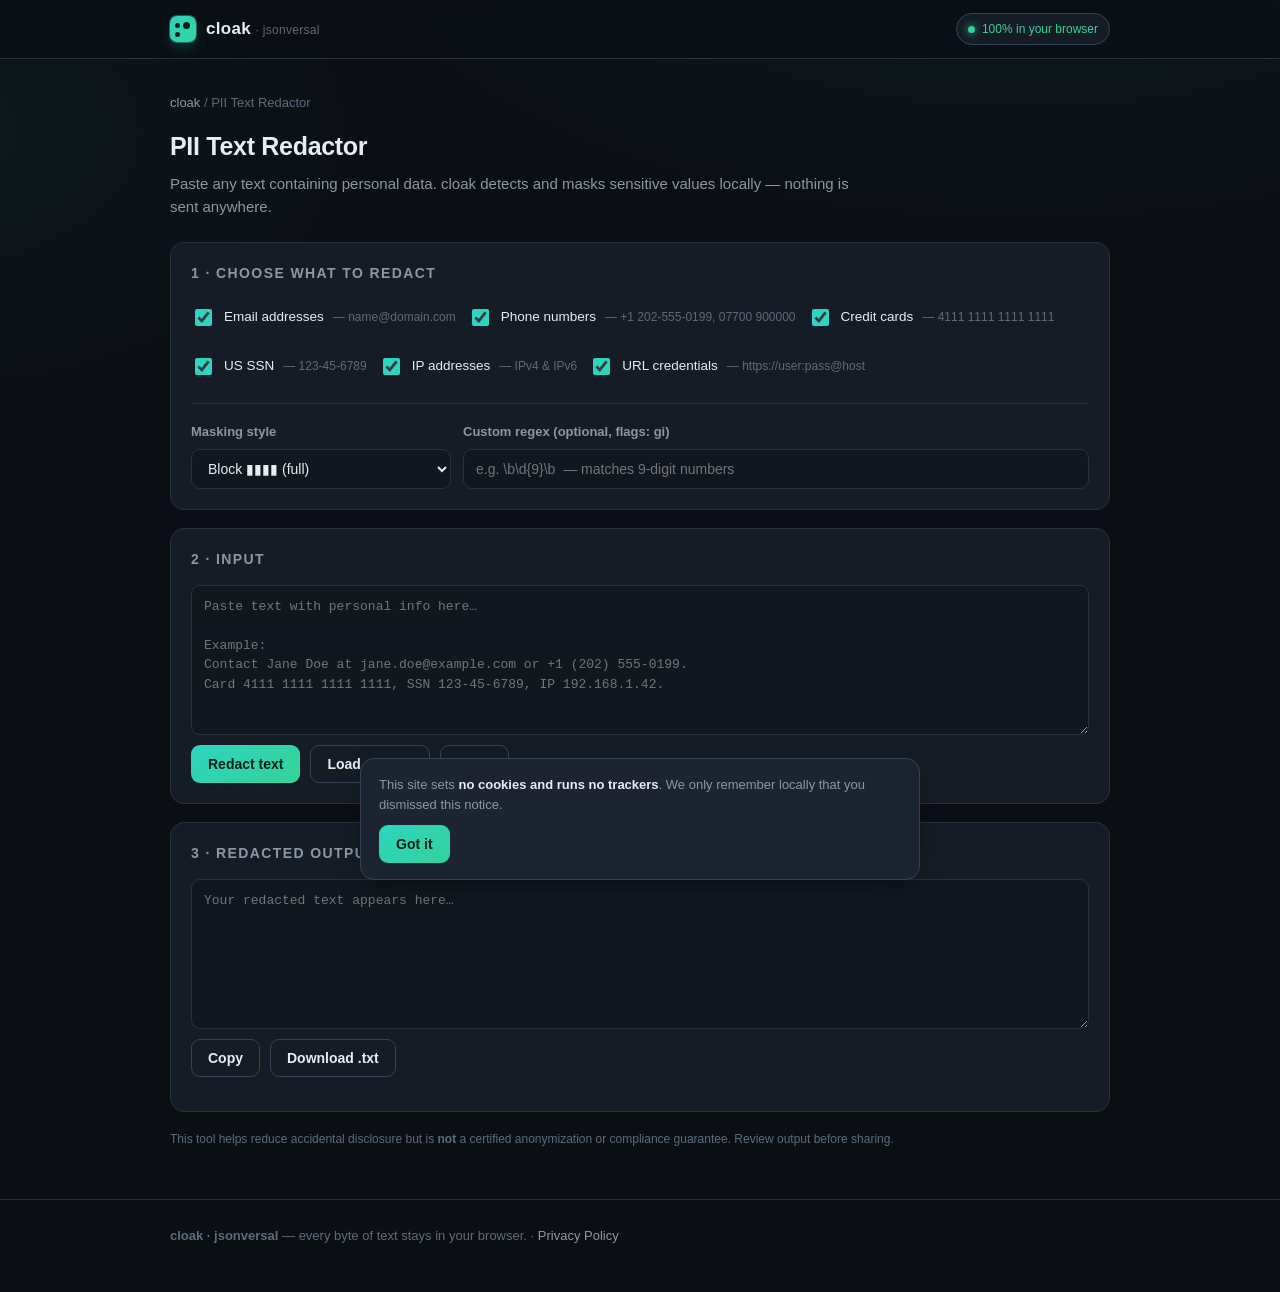
<file: tools/pii-redactor.html>
<!DOCTYPE html>
<html lang="en">
<head>
<meta charset="UTF-8">
<meta name="viewport" content="width=device-width, initial-scale=1">
<title>PII Text Redactor — cloak · jsonversal</title>
<meta name="description" content="Detect and mask emails, phones, credit cards, SSNs, IPs and URLs in any text — entirely in your browser.">
<link rel="canonical" href="https://cloak.jsonversal.com/tools/pii-redactor">
<link rel="icon" type="image/svg+xml" href="../favicon.svg">
<link rel="manifest" href="../manifest.json">
<meta name="theme-color" content="#0b0f14">
<meta name="robots" content="index,follow">
<meta property="og:type" content="website">
<meta property="og:title" content="PII Text Redactor — cloak · jsonversal">
<meta property="og:description" content="Detect and mask emails, phones, credit cards, SSNs, IPs and URLs in any text — entirely in your browser.">
<meta property="og:url" content="https://cloak.jsonversal.com/tools/pii-redactor">
<meta name="twitter:card" content="summary">
<script type="application/ld+json">
{
  "@context": "https://schema.org",
  "@type": "SoftwareApplication",
  "name": "PII Text Redactor",
  "url": "https://cloak.jsonversal.com/tools/pii-redactor",
  "applicationCategory": "SecurityApplication",
  "operatingSystem": "Any (browser-based)",
  "description": "Detect and mask emails, phones, credit cards, SSNs, IPs and URLs in any text — entirely in your browser.",
  "offers": { "@type": "Offer", "price": "0", "priceCurrency": "USD" },
  "isAccessibleForFree": true
}
</script>
<link rel="stylesheet" href="../assets/site.css">
</head>
<body>
<header class="topbar">
  <div class="wrap">
    <a class="brand" href="../">
      <span class="logo" aria-hidden="true"></span>
      <span><b>cloak</b> <span class="sub">· jsonversal</span></span>
    </a>
    <span class="spacer"></span>
    <span class="badge-inbrowser"><span class="dot"></span> 100% in your browser</span>
  </div>
</header>

<main class="wrap">
  <div class="toolhead">
    <div class="breadcrumb"><a href="../">cloak</a> / PII Text Redactor</div>
    <h1>PII Text Redactor</h1>
    <p>Paste any text containing personal data. cloak detects and masks sensitive values locally — nothing is sent anywhere.</p>
  </div>

  <div class="panel">
    <h2>1 · Choose what to redact</h2>
    <div class="row">
      <label class="check"><input type="checkbox" data-type="email" checked> Email addresses <span class="desc">— name@domain.com</span></label>
      <label class="check"><input type="checkbox" data-type="phone" checked> Phone numbers <span class="desc">— +1 202-555-0199, 07700 900000</span></label>
      <label class="check"><input type="checkbox" data-type="card" checked> Credit cards <span class="desc">— 4111 1111 1111 1111</span></label>
      <label class="check"><input type="checkbox" data-type="ssn" checked> US SSN <span class="desc">— 123-45-6789</span></label>
      <label class="check"><input type="checkbox" data-type="ip" checked> IP addresses <span class="desc">— IPv4 &amp; IPv6</span></label>
      <label class="check"><input type="checkbox" data-type="urlcred" checked> URL credentials <span class="desc">— https://user:pass@host</span></label>
    </div>
    <div class="sep"></div>
    <div class="row">
      <div class="col" style="flex:0 1 260px">
        <label class="field" for="mode">Masking style</label>
        <select id="mode">
          <option value="block">Block ▮▮▮▮ (full)</option>
          <option value="prefix2">Keep first 2 + mask</option>
          <option value="suffix4">Mask + keep last 4</option>
          <option value="hash">SHA-256 hash</option>
        </select>
      </div>
      <div class="col" style="flex:1 1 320px">
        <label class="field" for="custom">Custom regex (optional, flags: gi)</label>
        <input type="text" id="custom" placeholder="e.g. \b\d{9}\b  — matches 9-digit numbers">
      </div>
    </div>
  </div>

  <div class="panel">
    <h2>2 · Input</h2>
    <textarea id="input" placeholder="Paste text with personal info here…&#10;&#10;Example:&#10;Contact Jane Doe at jane.doe@example.com or +1 (202) 555-0199.&#10;Card 4111 1111 1111 1111, SSN 123-45-6789, IP 192.168.1.42."></textarea>
    <div class="btn-row">
      <button id="redact" class="primary">Redact text</button>
      <button id="sample" class="ghost">Load sample</button>
      <button id="clear" class="ghost">Clear</button>
    </div>
  </div>

  <div class="panel">
    <h2>3 · Redacted output</h2>
    <textarea id="output" readonly placeholder="Your redacted text appears here…"></textarea>
    <div class="btn-row">
      <button id="copyOut" class="ghost" data-copy="#output">Copy</button>
      <button id="downloadOut" class="ghost">Download .txt</button>
    </div>
    <div id="stats" style="margin-top:14px"></div>
  </div>

  <p class="hint">This tool helps reduce accidental disclosure but is <strong>not</strong> a certified anonymization or compliance guarantee. Review output before sharing.</p>
</main>

<footer>
  <div class="wrap"><strong>cloak · jsonversal</strong> — every byte of text stays in your browser. · <a href="../privacy">Privacy Policy</a></div>
</footer>

<div id="toast" role="status" aria-live="polite"></div>
<div class="cookiebar" id="cookiebar" role="dialog" aria-label="Cookie notice">
  <p>This site sets <b>no cookies and runs no trackers</b>. We only remember locally that you dismissed this notice.</p>
  <div class="btn-row"><button class="primary" id="cookie-ok" type="button">Got it</button></div>
</div>

<script src="../assets/app.js"></script>
<script>window.cloak.initCookieBar();</script>
<script>
(function(){
  'use strict';
  var PATTERNS = {
    email: /\b[A-Za-z0-9._%+\-]+@[A-Za-z0-9.\-]+\.[A-Za-z]{2,}\b/g,
    phone: /(?:\+?\d[\d\s().\-]{6,}\d)/g,
    card: /\b\d(?:[ \-]?\d){12,18}\b/g,
    ssn: /\b\d{3}-\d{2}-\d{4}\b/g,
    ip: /\b(?:(?:25[0-5]|2[0-4]\d|1?\d?\d)(?:\.(?:25[0-5]|2[0-4]\d|1?\d?\d)){3}|(?:[0-9a-fA-F]{1,4}:){2,7}[0-9a-fA-F]{1,4})\b/g,
    urlcred: /\bhttps?:\/\/[^\s:@\/]+:[^\s:@\/]+@/gi
  };
  var LABELS = {email:'Emails',phone:'Phones',card:'Credit cards',ssn:'SSNs',ip:'IPs',urlcred:'URL credentials'};
  var BLOCK='▮', MASK='●';
  var $ = function(id){return document.getElementById(id);};

  function luhnValid(s){
    var d=s.replace(/\D/g,''),sum=0,alt=false;
    for(var i=d.length-1;i>=0;i--){var n=+d[i];if(alt){n*=2;if(n>9)n-=9;}sum+=n;alt=!alt;}
    return (sum%10)===0;
  }
  function maskBlock(m){return BLOCK.repeat(Math.min(Math.max(m.length,4),24));}
  function maskPrefix(m){var k=2;if(m.length<=4)return MASK.repeat(m.length);return m.slice(0,k)+MASK.repeat(Math.max(m.length-k-2,2))+m.slice(-2);}
  function maskSuffix(m){var k=4;if(m.length<=k)return MASK.repeat(m.length);return MASK.repeat(Math.max(m.length-k,3))+m.slice(-k);}

  async function shaShort(m){
    try{
      var buf=await crypto.subtle.digest('SHA-256',new TextEncoder().encode(m));
      var hex=Array.from(new Uint8Array(buf)).map(function(b){return b.toString(16).padStart(2,'0');}).join('');
      return 'sha256:'+hex.slice(0,12)+'…';
    }catch(e){return MASK.repeat(8);}
  }

  function buildReplacement(match, mode){
    if(mode==='block') return maskBlock(match);
    if(mode==='prefix2') return maskPrefix(match);
    if(mode==='suffix4') return maskSuffix(match);
    return null; // hash handled async
  }

  async function redact(){
    var text=$('input').value;
    if(!text){ $('output').value=''; $('stats').innerHTML=''; return; }
    var mode=$('mode').value;
    var enabled={};
    document.querySelectorAll('input[data-type]').forEach(function(cb){enabled[cb.dataset.type]=cb.checked;});

    var counts={};
    // collect matches per enabled pattern
    var replacements=[]; // {start,end,val,type}
    Object.keys(PATTERNS).forEach(function(t){
      if(!enabled[t]) return;
      var re=PATTERNS[t]; re.lastIndex=0; var m;
      while((m=re.exec(text))!==null){
        var val=m[0];
        if(t==='card' && !luhnValid(val)) { if(val.replace(/\D/g,'').length<13) continue; }
        if(t==='phone'){
          var digits=val.replace(/\D/g,'').length;
          if(digits<7) continue; // too short to be a phone
        }
        replacements.push({start:m.index,end:m.index+val.length,val:val,type:t});
        if(!counts[t])counts[t]=0; counts[t]++;
        if(m.index===re.lastIndex) re.lastIndex++;
      }
    });
    // custom regex
    var custom=$('custom').value.trim();
    if(custom){
      try{
        var cre=new RegExp(custom,'gi'); var cm;
        while((cm=cre.exec(text))!==null){
          replacements.push({start:cm.index,end:cm.index+cm[0].length,val:cm[0],type:'custom'});
          if(!counts['custom'])counts['custom']=0; counts['custom']++;
          if(cm.index===cre.lastIndex) cre.lastIndex++;
        }
      }catch(e){ window.cloak.toast('Invalid custom regex',true); }
    }

    // sort descending by start so we replace without shifting
    replacements.sort(function(a,b){return b.start-a.start;});
    // resolve hash replacements async
    var out=text;
    for(var i=0;i<replacements.length;i++){
      var r=replacements[i];
      var rep;
      if(mode==='hash'){
        rep=await shaShort(r.val);
      }else{
        rep=buildReplacement(r.val,mode);
      }
      out=out.slice(0,r.start)+rep+out.slice(r.end);
    }
    $('output').value=out;

    // stats
    var parts=[];
    Object.keys(counts).forEach(function(t){
      var label=LABELS[t]||'Custom';
      parts.push('<span class="stat"><b>'+counts[t]+'</b> '+label+'</span>');
    });
    $('stats').innerHTML = parts.length
      ? ('<div>'+parts.join('')+'</div><div style="margin-top:8px" class="stat"><b>'+replacements.length+'</b> total redactions</div>')
      : '<div class="hint">No matches found for the selected types.</div>';
  }

  var SAMPLE="Contact Jane Doe at jane.doe@example.com or call +1 (202) 555-0199 / 07700 900123.\n"+
    "Payment card 4111 1111 1111 1111, backup 5500-0000-0000-0004.\n"+
    "SSN 123-45-6789. Server IP 192.168.1.42 reached via https://admin:secretpass@api.example.com/v1.\n"+
    "IPv6 endpoint 2001:0db8:85a3:0000:0000:8a2e:0370:7334 responded OK.";

  $('redact').addEventListener('click',redact);
  $('custom').addEventListener('input',function(){clearTimeout(window._dt);window._dt=setTimeout(redact,400);});
  document.querySelectorAll('input[data-type]').forEach(function(cb){cb.addEventListener('change',redact);});
  $('mode').addEventListener('change',redact);
  $('sample').addEventListener('click',function(){$('input').value=SAMPLE;redact();});
  $('clear').addEventListener('click',function(){$('input').value='';$('output').value='';$('stats').innerHTML='';});
  $('copyOut').addEventListener('click',function(){window.cloak.copyFrom(this);});
  $('downloadOut').addEventListener('click',function(){
    var t=$('output').value; if(!t){window.cloak.toast('Nothing to download',true);return;}
    var blob=new Blob([t],{type:'text/plain'}); var a=document.createElement('a');
    a.href=URL.createObjectURL(blob); a.download='redacted.txt'; a.click(); URL.revokeObjectURL(a.href);
    window.cloak.toast('Downloaded redacted.txt');
  });
})();
</script>
</body>
</html>
</file>
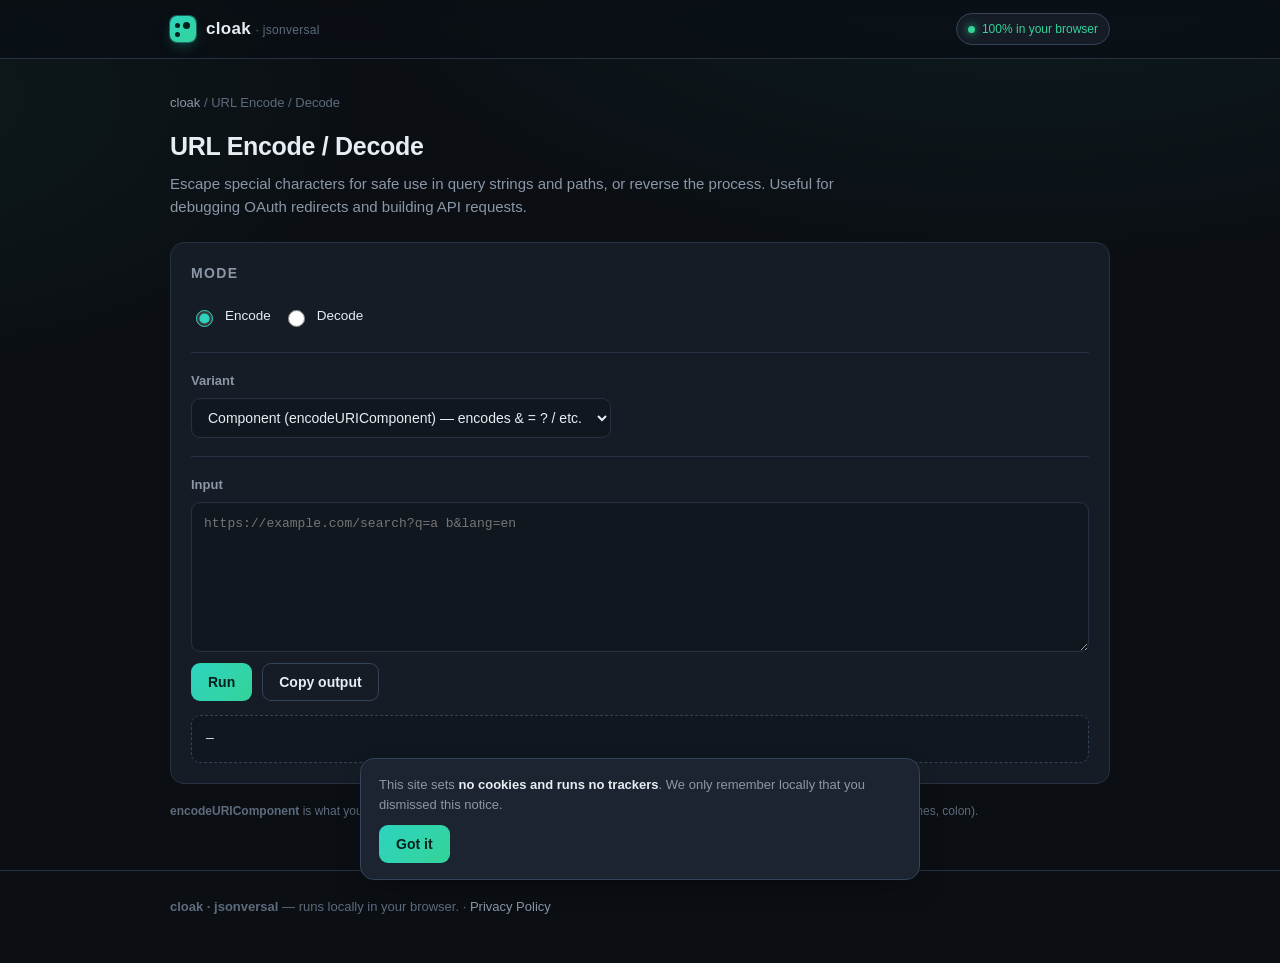
<file: tools/url.html>
<!DOCTYPE html>
<html lang="en">
<head>
<meta charset="UTF-8">
<meta name="viewport" content="width=device-width, initial-scale=1">
<title>URL Encode / Decode — cloak · jsonversal</title>
<meta name="description" content="Safely encode and decode URLs, query strings, and URI components in your browser.">
<link rel="canonical" href="https://cloak.jsonversal.com/tools/url">
<link rel="icon" type="image/svg+xml" href="../favicon.svg">
<link rel="manifest" href="../manifest.json">
<meta name="theme-color" content="#0b0f14">
<meta name="robots" content="index,follow">
<meta property="og:type" content="website">
<meta property="og:title" content="URL Encode / Decode — cloak · jsonversal">
<meta property="og:description" content="Safely encode and decode URLs, query strings, and URI components in your browser.">
<meta property="og:url" content="https://cloak.jsonversal.com/tools/url">
<meta name="twitter:card" content="summary">
<script type="application/ld+json">
{
  "@context": "https://schema.org",
  "@type": "SoftwareApplication",
  "name": "URL Encode / Decode",
  "url": "https://cloak.jsonversal.com/tools/url",
  "applicationCategory": "SecurityApplication",
  "operatingSystem": "Any (browser-based)",
  "description": "Safely encode and decode URLs, query strings, and URI components in your browser.",
  "offers": { "@type": "Offer", "price": "0", "priceCurrency": "USD" },
  "isAccessibleForFree": true
}
</script>
<link rel="stylesheet" href="../assets/site.css">
</head>
<body>
<header class="topbar">
  <div class="wrap">
    <a class="brand" href="../"><span class="logo" aria-hidden="true"></span><span><b>cloak</b> <span class="sub">· jsonversal</span></span></a>
    <span class="spacer"></span>
    <span class="badge-inbrowser"><span class="dot"></span> 100% in your browser</span>
  </div>
</header>

<main class="wrap">
  <div class="toolhead">
    <div class="breadcrumb"><a href="../">cloak</a> / URL Encode / Decode</div>
    <h1>URL Encode / Decode</h1>
    <p>Escape special characters for safe use in query strings and paths, or reverse the process. Useful for debugging OAuth redirects and building API requests.</p>
  </div>

  <div class="panel">
    <h2>Mode</h2>
    <div class="row">
      <label class="check"><input type="radio" name="mode" id="mEnc" checked> Encode</label>
      <label class="check"><input type="radio" name="mode" id="mDec"> Decode</label>
    </div>
    <div class="sep"></div>
    <label class="field" for="variant">Variant</label>
    <select id="variant" style="width:auto">
      <option value="component">Component (encodeURIComponent) — encodes &amp; = ? / etc.</option>
      <option value="full">Full URI (encodeURI) — leaves : / ? # intact</option>
    </select>
    <div class="sep"></div>
    <label class="field" for="in">Input</label>
    <textarea id="in" placeholder="https://example.com/search?q=a b&lang=en"></textarea>
    <div class="btn-row">
      <button id="run" class="primary">Run</button>
      <button id="copy" class="ghost">Copy output</button>
    </div>
    <div class="out" id="out" style="margin-top:14px;min-height:24px">—</div>
  </div>

  <p class="hint"><b>encodeURIComponent</b> is what you want for individual query values. <b>encodeURI</b> is for whole URLs where you must keep the structure (slashes, colon).</p>
</main>

<footer><div class="wrap"><strong>cloak · jsonversal</strong> — runs locally in your browser. · <a href="../privacy">Privacy Policy</a></div></footer>

<div id="toast" role="status" aria-live="polite"></div>
<div class="cookiebar" id="cookiebar" role="dialog" aria-label="Cookie notice">
  <p>This site sets <b>no cookies and runs no trackers</b>. We only remember locally that you dismissed this notice.</p>
  <div class="btn-row"><button class="primary" id="cookie-ok" type="button">Got it</button></div>
</div>

<script src="../assets/app.js"></script>
<script>window.cloak.initCookieBar();</script>
<script>
(function(){
  'use strict';
  var $=function(id){return document.getElementById(id);};
  function run(){
    var txt=$('in').value, full=$('variant').value==='full';
    try{
      var res;
      if($('mEnc').checked){ res=full?encodeURI(txt):encodeURIComponent(txt); }
      else { res=full?decodeURI(txt):decodeURIComponent(txt); }
      $('out').textContent=res;
    }catch(e){ $('out').textContent='Error: '+e.message; }
  }
  $('run').addEventListener('click',run);
  $('copy').addEventListener('click',function(){ window.cloak.copyText($('out').textContent).then(function(ok){window.cloak.toast(ok?'Copied':'Copy failed',!ok);}); });
  $('in').addEventListener('input',run);
})();
</script>
</body>
</html>
</file>
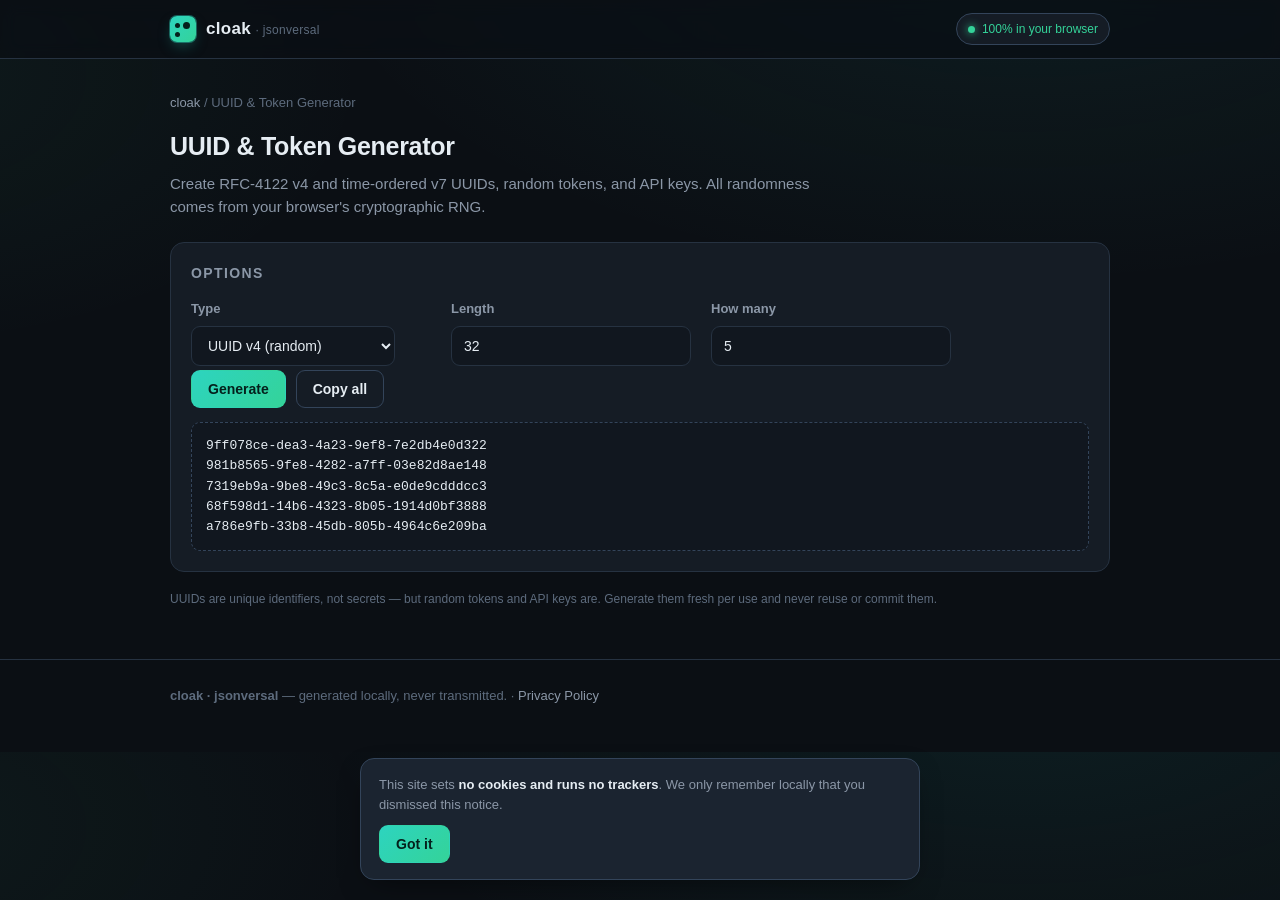
<file: tools/uuid-generator.html>
<!DOCTYPE html>
<html lang="en">
<head>
<meta charset="UTF-8">
<meta name="viewport" content="width=device-width, initial-scale=1">
<title>UUID &amp; Token Generator — cloak · jsonversal</title>
<meta name="description" content="Generate v4/v7 UUIDs, random tokens, and API keys locally in your browser.">
<link rel="canonical" href="https://cloak.jsonversal.com/tools/uuid-generator">
<link rel="icon" type="image/svg+xml" href="../favicon.svg">
<link rel="manifest" href="../manifest.json">
<meta name="theme-color" content="#0b0f14">
<meta name="robots" content="index,follow">
<meta property="og:type" content="website">
<meta property="og:title" content="UUID &amp; Token Generator — cloak · jsonversal">
<meta property="og:description" content="Generate v4/v7 UUIDs, random tokens, and API keys locally in your browser.">
<meta property="og:url" content="https://cloak.jsonversal.com/tools/uuid-generator">
<meta name="twitter:card" content="summary">
<script type="application/ld+json">
{
  "@context": "https://schema.org",
  "@type": "SoftwareApplication",
  "name": "UUID & Token Generator",
  "url": "https://cloak.jsonversal.com/tools/uuid-generator",
  "applicationCategory": "SecurityApplication",
  "operatingSystem": "Any (browser-based)",
  "description": "Generate v4/v7 UUIDs, random tokens, and API keys locally in your browser.",
  "offers": { "@type": "Offer", "price": "0", "priceCurrency": "USD" },
  "isAccessibleForFree": true
}
</script>
<link rel="stylesheet" href="../assets/site.css">
</head>
<body>
<header class="topbar">
  <div class="wrap">
    <a class="brand" href="../"><span class="logo" aria-hidden="true"></span><span><b>cloak</b> <span class="sub">· jsonversal</span></span></a>
    <span class="spacer"></span>
    <span class="badge-inbrowser"><span class="dot"></span> 100% in your browser</span>
  </div>
</header>

<main class="wrap">
  <div class="toolhead">
    <div class="breadcrumb"><a href="../">cloak</a> / UUID &amp; Token Generator</div>
    <h1>UUID &amp; Token Generator</h1>
    <p>Create RFC-4122 v4 and time-ordered v7 UUIDs, random tokens, and API keys. All randomness comes from your browser's cryptographic RNG.</p>
  </div>

  <div class="panel">
    <h2>Options</h2>
    <div class="row gap-lg">
      <div class="col" style="flex:0 1 220px">
        <label class="field" for="type">Type</label>
        <select id="type" style="width:auto">
          <option value="uuid4">UUID v4 (random)</option>
          <option value="uuid7">UUID v7 (time-ordered)</option>
          <option value="token-hex">Token (hex)</option>
          <option value="token-b62">Token (base62)</option>
          <option value="apikey">API key (prefix + base62)</option>
        </select>
      </div>
      <div class="col" style="flex:0 1 200px">
        <label class="field" for="len">Length</label>
        <input type="number" id="len" min="8" max="128" value="32">
      </div>
      <div class="col" id="prefixWrap" style="flex:0 1 200px;display:none">
        <label class="field" for="prefix">Prefix</label>
        <input type="text" id="prefix" value="clk_">
      </div>
      <div class="col" style="flex:0 1 160px">
        <label class="field" for="count">How many</label>
        <input type="number" id="count" min="1" max="100" value="5">
      </div>
    </div>
    <div class="btn-row">
      <button id="gen" class="primary">Generate</button>
      <button id="copyAll" class="ghost">Copy all</button>
    </div>
    <div id="results" class="out" style="margin-top:14px;min-height:24px">—</div>
  </div>

  <p class="hint">UUIDs are unique identifiers, not secrets — but random tokens and API keys are. Generate them fresh per use and never reuse or commit them.</p>
</main>

<footer><div class="wrap"><strong>cloak · jsonversal</strong> — generated locally, never transmitted. · <a href="../privacy">Privacy Policy</a></div></footer>

<div id="toast" role="status" aria-live="polite"></div>
<div class="cookiebar" id="cookiebar" role="dialog" aria-label="Cookie notice">
  <p>This site sets <b>no cookies and runs no trackers</b>. We only remember locally that you dismissed this notice.</p>
  <div class="btn-row"><button class="primary" id="cookie-ok" type="button">Got it</button></div>
</div>

<script src="../assets/app.js"></script>
<script>window.cloak.initCookieBar();</script>
<script>
(function(){
  'use strict';
  var $=function(id){return document.getElementById(id);};
  var B62='ABCDEFGHIJKLMNOPQRSTUVWXYZabcdefghijklmnopqrstuvwxyz0123456789';
  function randBytes(n){ var b=new Uint8Array(n); crypto.getRandomValues(b); return b; }
  function hex(n){ var b=randBytes(Math.ceil(n/2)); var s=''; for(var i=0;i<n;i++) s+=('0'+b[Math.floor(i/2)].toString(16)).slice(-2); return s.slice(0,n); }
  function base62(n){ var b=randBytes(n); var s=''; for(var i=0;i<n;i++) s+=B62[b[i]%62]; return s; }
  function uuidv4(){ return crypto.randomUUID(); }
  function uuidv7(){
    var ms=Date.now();
    var b=randBytes(10);
    var bytes=new Uint8Array(16);
    bytes[0]=(ms/0x10000000000)&0xff; bytes[1]=(ms/0x100000000)>>0&0xff; // (ms>>32)&0xff
    // safer 48-bit split
    bytes[0]=Math.floor(ms/281474976710656)&0xff;
    bytes[1]=Math.floor(ms/1099511627776)&0xff;
    bytes[2]=Math.floor(ms/4294967296)&0xff;
    bytes[3]=Math.floor(ms/16777216)&0xff;
    bytes[4]=Math.floor(ms/65536)&0xff;
    bytes[5]=Math.floor(ms/256)&0xff;
    bytes[6]=(ms&0xff);
    // version 7 in high nibble of byte6
    bytes[6]=0x70|(bytes[6]&0x0f);
    bytes[7]=b[1];
    bytes[8]=0x80|(b[2]&0x3f);
    for(var i=3;i<10;i++)bytes[8+i-2]=b[i];
    function h(x){return ('0'+x.toString(16)).slice(-2);}
    return h(bytes[0])+h(bytes[1])+h(bytes[2])+h(bytes[3])+'-'+h(bytes[4])+h(bytes[5])+'-'+h(bytes[6])+h(bytes[7])+'-'+h(bytes[8])+h(bytes[9])+'-'+h(bytes[10])+h(bytes[11])+h(bytes[12])+h(bytes[13])+h(bytes[14])+h(bytes[15]);
  }
  function generateOne(){
    var t=$('type').value, len=+$('len').value||32;
    if(t==='uuid4') return uuidv4();
    if(t==='uuid7') return uuidv7();
    if(t==='token-hex') return hex(len);
    if(t==='token-b62') return base62(len);
    if(t==='apikey') return ($('prefix').value||'')+base62(len);
    return '';
  }
  function generate(){
    var count=Math.max(1,Math.min(100,+$('count').value||1));
    var out=[];
    for(var i=0;i<count;i++) out.push(generateOne());
    $('results').textContent=out.join('\n');
    window.cloak._uuids=out;
  }
  $('type').addEventListener('change',function(){ $('prefixWrap').style.display=this.value==='apikey'?'block':'none'; });
  $('gen').addEventListener('click',generate);
  $('copyAll').addEventListener('click',function(){ if(!window.cloak._uuids)return; window.cloak.copyText(window.cloak._uuids.join('\n')).then(function(ok){window.cloak.toast(ok?'Copied all':'Copy failed',!ok);}); });
  generate();
})();
</script>
</body>
</html>
</file>
<file: assets/site.css>
/* cloak — jsonversal · shared site styles
   Client-side privacy/security tools. No backend, no trackers. */
:root{
  --bg:#0b0f14;
  --bg-2:#11171f;
  --surface:#151c25;
  --surface-2:#1b2430;
  --border:#263241;
  --border-strong:#33445a;
  --text:#e6edf3;
  --muted:#8b97a7;
  --muted-2:#5d6b7d;
  --accent:#2dd4bf;
  --accent-2:#34d399;
  --accent-ink:#04201c;
  --danger:#f87171;
  --warn:#fbbf24;
  --radius:14px;
  --radius-sm:9px;
  --shadow:0 10px 30px -12px rgba(0,0,0,.6);
  --maxw:980px;
  --mono:ui-monospace,SFMono-Regular,"SF Mono",Menlo,Consolas,"Liberation Mono",monospace;
  --sans:-apple-system,BlinkMacSystemFont,"Segoe UI",Roboto,Helvetica,Arial,"PingFang SC","Microsoft YaHei",sans-serif;
}
*{box-sizing:border-box}
html{-webkit-text-size-adjust:100%}
body{
  margin:0;background:
    radial-gradient(1200px 600px at 80% -10%, rgba(45,212,191,.08), transparent 60%),
    radial-gradient(900px 500px at -10% 10%, rgba(52,211,153,.06), transparent 55%),
    var(--bg);
  color:var(--text);font-family:var(--sans);
  line-height:1.55;font-size:15px;-webkit-font-smoothing:antialiased;
}
a{color:var(--accent);text-decoration:none}
a:hover{text-decoration:underline}
.wrap{max-width:var(--maxw);margin:0 auto;padding:0 20px}
.visually-hidden{position:absolute!important;width:1px;height:1px;overflow:hidden;clip:rect(0 0 0 0)}

/* top bar */
.topbar{
  position:sticky;top:0;z-index:20;
  backdrop-filter:saturate(160%) blur(8px);
  background:rgba(11,15,20,.78);border-bottom:1px solid var(--border);
}
.topbar .wrap{display:flex;align-items:center;gap:14px;height:58px}
.brand{display:flex;align-items:center;gap:10px;font-weight:700;letter-spacing:.3px;color:var(--text)}
.brand:hover{text-decoration:none}
.brand .logo{
  width:26px;height:26px;border-radius:7px;flex:0 0 auto;
  background:linear-gradient(135deg,var(--accent),var(--accent-2));
  position:relative;box-shadow:0 0 0 1px rgba(45,212,191,.4),0 6px 16px -6px rgba(45,212,191,.6);
}
.brand .logo::after{content:"";position:absolute;inset:6px 6px auto auto;width:7px;height:7px;border-radius:50%;background:var(--accent-ink);box-shadow:-9px 9px 0 -1px var(--accent-ink),-9px 0 0 -1px var(--accent-ink)}
.brand b{font-size:17px}
.brand .sub{color:var(--muted-2);font-weight:500;font-size:12px}
.topbar .spacer{flex:1}
.badge-inbrowser{
  display:inline-flex;align-items:center;gap:7px;font-size:12px;color:var(--accent-2);
  border:1px solid var(--border-strong);background:var(--surface);padding:6px 11px;border-radius:999px;
}
.badge-inbrowser .dot{width:7px;height:7px;border-radius:50%;background:var(--accent-2);box-shadow:0 0 8px var(--accent-2)}

/* hero / hub */
.hero{padding:46px 0 8px}
.hero h1{font-size:30px;line-height:1.2;margin:0 0 10px;letter-spacing:-.4px}
.hero p.lead{color:var(--muted);font-size:16px;max-width:640px;margin:0}
.eyebrow{display:inline-block;font-size:12px;letter-spacing:.14em;text-transform:uppercase;color:var(--accent);font-weight:700;margin-bottom:10px}

.toolgrid{display:grid;grid-template-columns:repeat(2,1fr);gap:16px;margin:30px 0 8px}
.toolcard{
  display:flex;gap:14px;align-items:flex-start;padding:18px;border:1px solid var(--border);
  border-radius:var(--radius);background:linear-gradient(180deg,var(--surface),var(--bg-2));
  transition:transform .15s ease,border-color .15s ease,box-shadow .15s ease;
}
.toolcard:hover{transform:translateY(-3px);border-color:var(--border-strong);box-shadow:var(--shadow);text-decoration:none}
.toolcard .ic{
  width:42px;height:42px;flex:0 0 auto;border-radius:11px;display:grid;place-items:center;
  background:rgba(45,212,191,.12);border:1px solid rgba(45,212,191,.28);color:var(--accent);
}
.toolcard h3{margin:0 0 4px;font-size:16px;color:var(--text)}
.toolcard p{margin:0;color:var(--muted);font-size:13.5px}
.toolcard .go{margin-top:8px;font-size:13px;color:var(--accent);font-weight:600}

/* tool page layout */
.toolhead{padding:34px 0 6px}
.toolhead h1{font-size:25px;margin:0 0 6px;letter-spacing:-.3px}
.toolhead p{color:var(--muted);margin:0;max-width:680px}
.breadcrumb{font-size:13px;color:var(--muted-2);margin-bottom:14px}
.breadcrumb a{color:var(--muted)}

.panel{
  background:var(--surface);border:1px solid var(--border);border-radius:var(--radius);
  padding:20px;margin:18px 0;
}
.panel h2{font-size:14px;text-transform:uppercase;letter-spacing:.1em;color:var(--muted);margin:0 0 14px}
.row{display:flex;flex-wrap:wrap;gap:12px;align-items:center}
.row.gap-lg{gap:20px}
.col{flex:1 1 280px;min-width:240px}
label.field{display:block;font-size:13px;color:var(--muted);margin:0 0 7px;font-weight:600}
.hint{color:var(--muted-2);font-size:12px;margin-top:6px}
.sep{height:1px;background:var(--border);margin:18px 0;border:0}

textarea,input[type=text],input[type=number],select{
  width:100%;background:var(--bg-2);color:var(--text);border:1px solid var(--border);
  border-radius:var(--radius-sm);padding:11px 12px;font-family:var(--sans);font-size:14px;
  transition:border-color .15s;
}
textarea{resize:vertical;min-height:150px;font-family:var(--mono);font-size:13px;line-height:1.5}
textarea:focus,input:focus,select:focus{outline:none;border-color:var(--accent);box-shadow:0 0 0 3px rgba(45,212,191,.15)}
select{padding:10px 12px}

button{
  font-family:var(--sans);font-size:14px;font-weight:600;cursor:pointer;
  border:1px solid var(--border-strong);background:var(--surface-2);color:var(--text);
  border-radius:var(--radius-sm);padding:10px 16px;transition:filter .15s,border-color .15s,background .15s;
}
button:hover{filter:brightness(1.12);border-color:var(--border-strong)}
button.primary{background:linear-gradient(135deg,var(--accent),var(--accent-2));color:var(--accent-ink);border-color:transparent}
button.primary:hover{filter:brightness(1.06)}
button.ghost{background:transparent}
button:disabled{opacity:.5;cursor:not-allowed}
.btn-row{display:flex;flex-wrap:wrap;gap:10px;margin-top:4px}

.check{display:flex;align-items:center;gap:9px;font-size:13.5px;color:var(--text);padding:7px 0;cursor:pointer}
.check input{width:17px;height:17px;accent-color:var(--accent);flex:0 0 auto}
.check .desc{color:var(--muted-2);font-size:12px}

.meter{height:8px;border-radius:999px;background:var(--bg-2);overflow:hidden;border:1px solid var(--border)}
.meter > i{display:block;height:100%;width:0;background:var(--accent-2);transition:width .25s,background .25s}
.strength-label{font-size:12.5px;font-weight:700;margin-top:6px}

.out{
  margin-top:14px;background:var(--bg-2);border:1px dashed var(--border-strong);border-radius:var(--radius-sm);
  padding:13px 14px;font-family:var(--mono);font-size:13px;white-space:pre-wrap;word-break:break-all;min-height:20px;color:var(--text);
}
.stat{display:inline-flex;gap:8px;align-items:center;font-size:13px;color:var(--muted);margin-right:16px}
.stat b{color:var(--accent-2);font-variant-numeric:tabular-nums}

table.data{width:100%;border-collapse:collapse;font-size:13px;margin-top:6px}
table.data th,table.data td{border:1px solid var(--border);padding:8px 10px;text-align:left}
table.data th{background:var(--bg-2);color:var(--muted);font-weight:600}
table.data td{font-family:var(--mono);font-size:12.5px}

canvas{max-width:100%;border:1px solid var(--border);border-radius:var(--radius-sm);background:
  repeating-conic-gradient(#1a212b 0% 25%, #141a22 0% 50%) 50% / 18px 18px;cursor:crosshair;touch-action:none}
.toolbar{display:flex;flex-wrap:wrap;gap:10px;align-items:center;margin-bottom:12px}

footer{border-top:1px solid var(--border);margin-top:50px;padding:26px 0 46px;color:var(--muted-2);font-size:13px}
footer a{color:var(--muted)}

/* toast */
#toast{position:fixed;left:50%;bottom:28px;transform:translateX(-50%) translateY(20px);
  background:var(--surface-2);border:1px solid var(--border-strong);color:var(--text);
  padding:11px 18px;border-radius:10px;font-size:13.5px;opacity:0;pointer-events:none;
  transition:opacity .2s,transform .2s;z-index:60;box-shadow:var(--shadow)}
#toast.show{opacity:1;transform:translateX(-50%) translateY(0)}
#toast.err{border-color:var(--danger);color:var(--danger)}

footer .flinks{display:flex;flex-wrap:wrap;gap:16px;margin-bottom:8px}

/* cookie notice */
.cookiebar{
  position:fixed;left:20px;right:20px;bottom:20px;z-index:70;max-width:560px;margin:0 auto;
  background:var(--surface-2);border:1px solid var(--border-strong);border-radius:var(--radius);
  padding:16px 18px;box-shadow:var(--shadow);display:none;
}
.cookiebar.show{display:block}
.cookiebar p{margin:0 0 10px;font-size:13px;color:var(--muted)}
.cookiebar b{color:var(--text)}

@media (max-width:720px){
  .toolgrid{grid-template-columns:1fr}
  .hero h1{font-size:25px}
}
</file>
